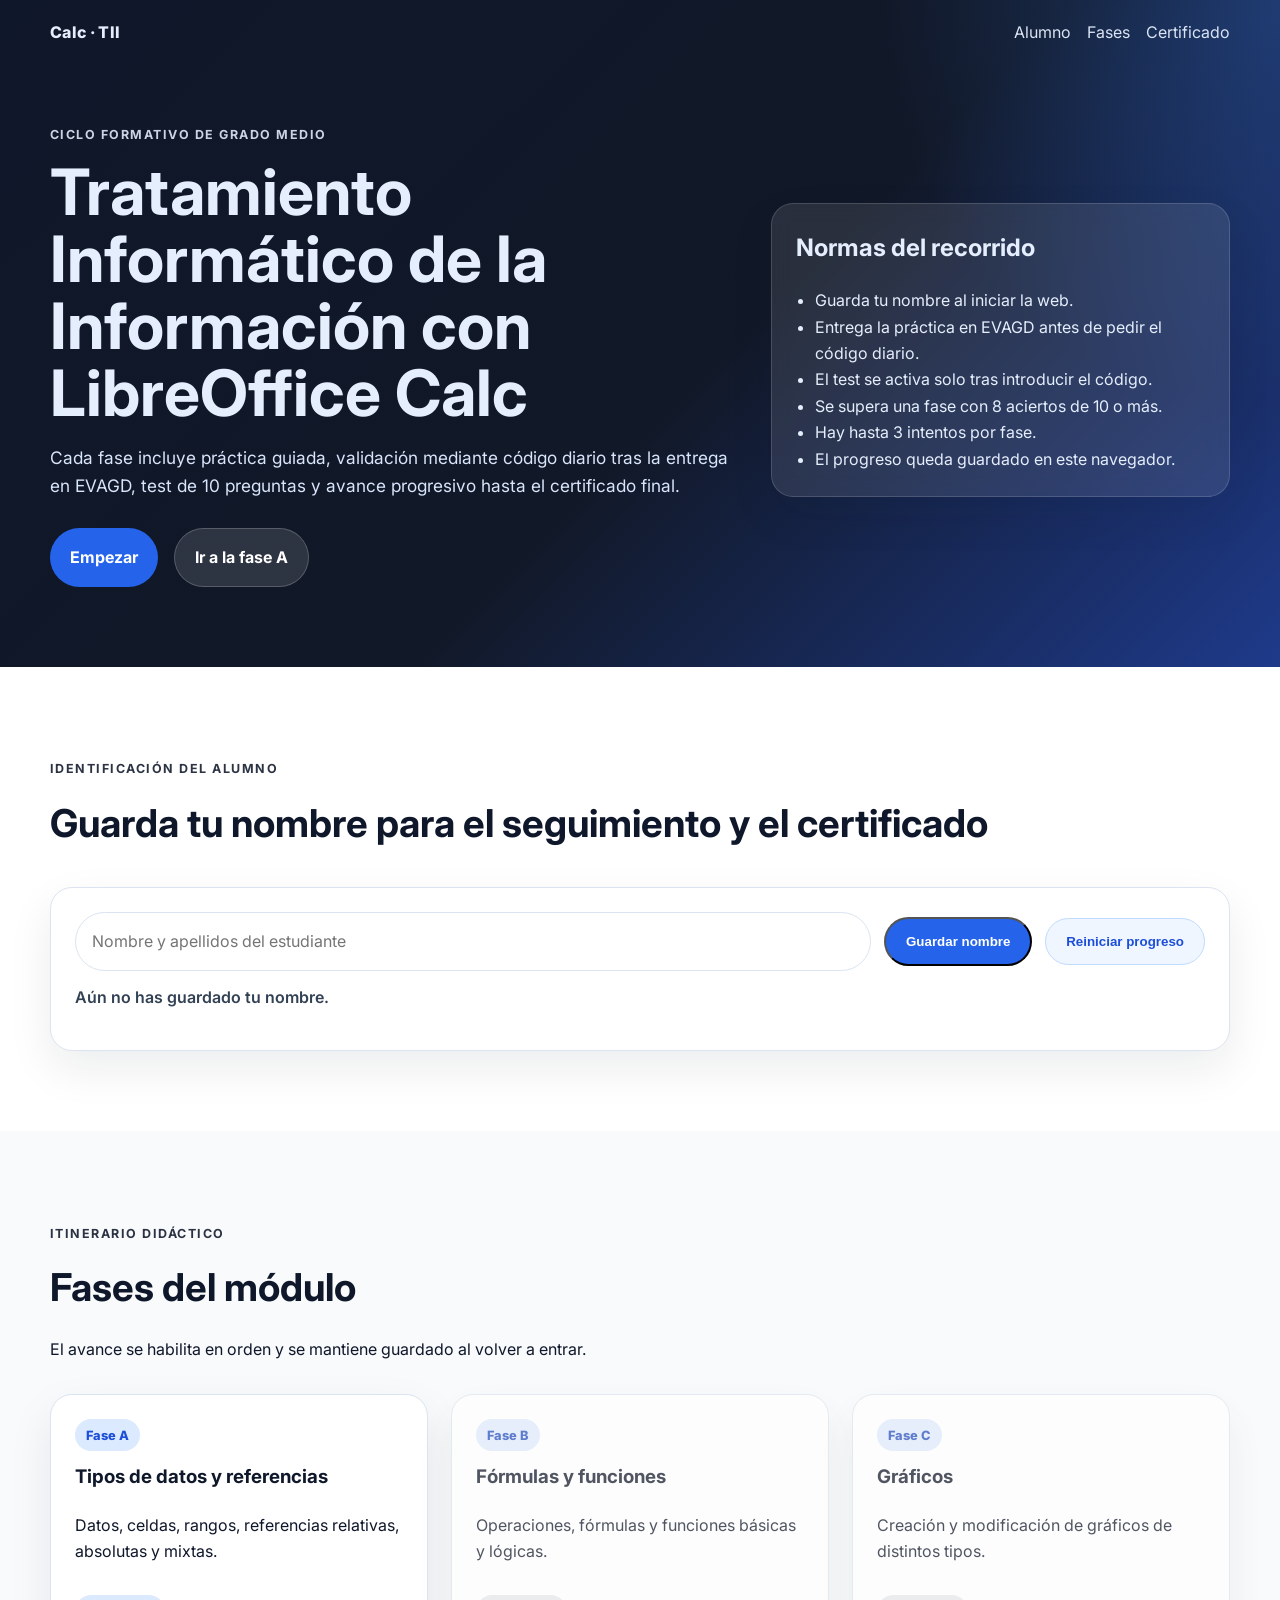
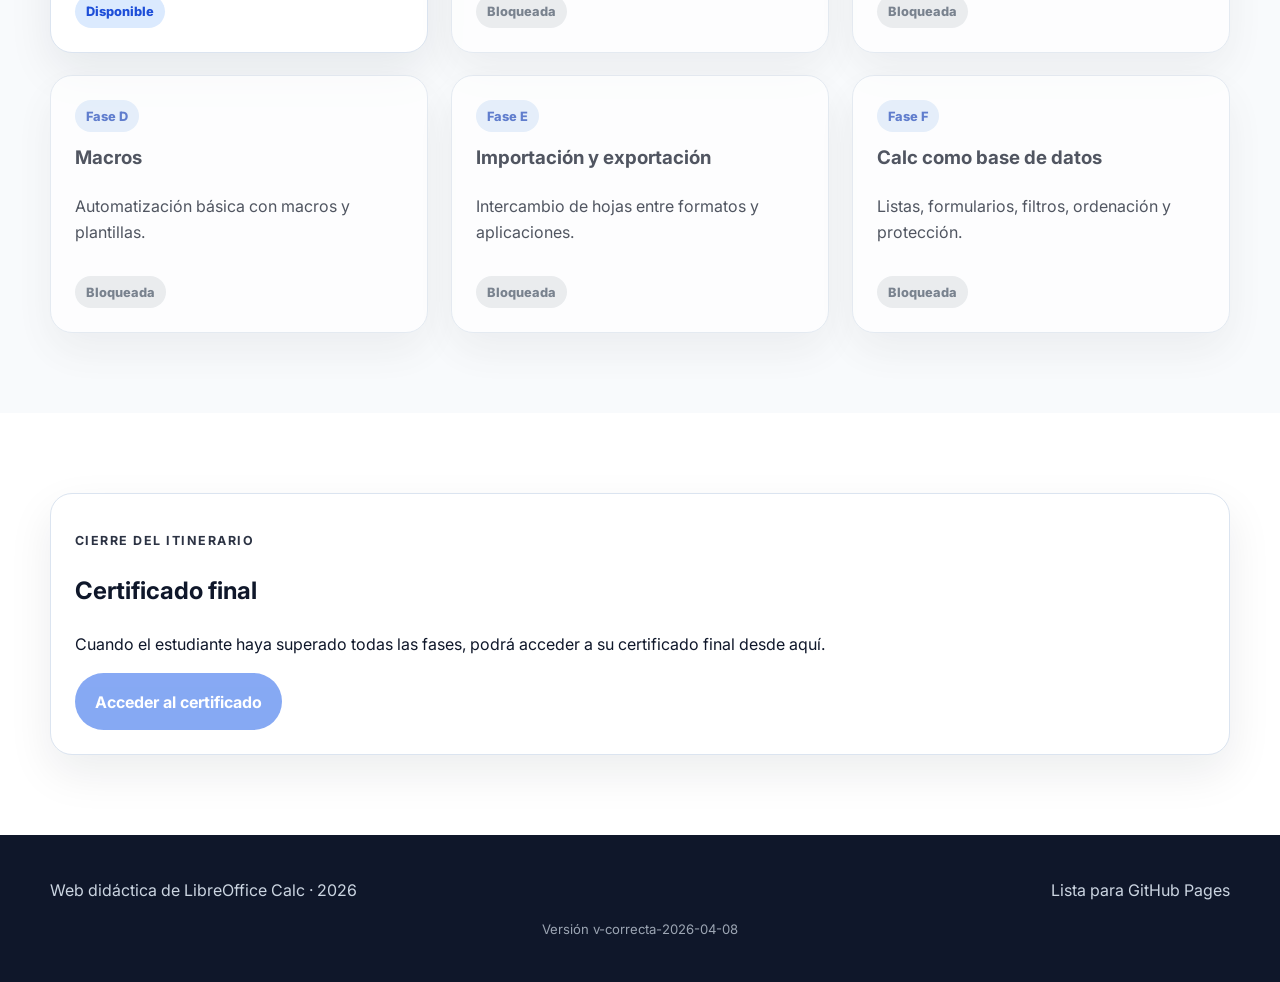
<file: index.html>
<!DOCTYPE html>
<html lang="es">
<head>
  <meta charset="UTF-8" />
  <meta name="viewport" content="width=device-width, initial-scale=1.0" />
  <title>Calc | Tratamiento Informático de la Información</title>
  <meta name="description" content="Web didáctica de LibreOffice Calc con fases, validación y certificado final." />
  <link rel="preconnect" href="https://fonts.googleapis.com">
  <link rel="preconnect" href="https://fonts.gstatic.com" crossorigin>
  <link href="https://fonts.googleapis.com/css2?family=Inter:wght@400;500;700;800&display=swap" rel="stylesheet">
  <link rel="stylesheet" href="style.css" />
  <script defer src="script.js"></script>
</head>
<body data-page="home">
  <header class="hero">
    <nav class="topbar container">
      <a class="brand" href="index.html">Calc · TII</a>
      <div class="navlinks">
        <a href="#registro">Alumno</a>
        <a href="#fases">Fases</a>
        <a href="#certificado">Certificado</a>
      </div>
    </nav>

    <div class="container hero-grid">
      <div>
        <p class="eyebrow">Ciclo Formativo de Grado Medio</p>
        <h1>Tratamiento Informático de la Información con LibreOffice Calc</h1>
        <p class="lead">
          Cada fase incluye práctica guiada, validación mediante código diario tras la entrega en EVAGD,
          test de 10 preguntas y avance progresivo hasta el certificado final.
        </p>
        <div class="cta-row">
          <a class="button" href="#registro">Empezar</a>
          <a class="button button-secondary" href="fase-a.html">Ir a la fase A</a>
        </div>
      </div>
      <aside class="hero-card">
        <h2>Normas del recorrido</h2>
        <ul>
          <li>Guarda tu nombre al iniciar la web.</li>
          <li>Entrega la práctica en EVAGD antes de pedir el código diario.</li>
          <li>El test se activa solo tras introducir el código.</li>
          <li>Se supera una fase con 8 aciertos de 10 o más.</li>
          <li>Hay hasta 3 intentos por fase.</li>
          <li>El progreso queda guardado en este navegador.</li>
        </ul>
      </aside>
    </div>
  </header>

  <main>
    <section class="section container" id="registro">
      <div class="section-heading">
        <p class="eyebrow">Identificación del alumno</p>
        <h2>Guarda tu nombre para el seguimiento y el certificado</h2>
      </div>
      <div class="card">
        <form id="student-form" class="inline-form">
          <input id="student-name-input" type="text" placeholder="Nombre y apellidos del estudiante" />
          <button class="button" type="submit">Guardar nombre</button>
          <button class="button button-light" type="button" id="reset-progress-btn">Reiniciar progreso</button>
        </form>
        <p id="student-status" class="form-message"></p>
      </div>
    </section>

    <section class="section section-soft" id="fases">
      <div class="container">
        <div class="section-heading">
          <p class="eyebrow">Itinerario didáctico</p>
          <h2>Fases del módulo</h2>
          <p>El avance se habilita en orden y se mantiene guardado al volver a entrar.</p>
        </div>
        <div class="phase-grid">
          <a class="phase-card" href="fase-a.html" data-phase-card="a">
            <span class="phase-tag">Fase A</span>
            <h3>Tipos de datos y referencias</h3>
            <p>Datos, celdas, rangos, referencias relativas, absolutas y mixtas.</p>
            <span class="phase-status" data-phase-status></span>
          </a><a class="phase-card" href="fase-b.html" data-phase-card="b">
            <span class="phase-tag">Fase B</span>
            <h3>Fórmulas y funciones</h3>
            <p>Operaciones, fórmulas y funciones básicas y lógicas.</p>
            <span class="phase-status" data-phase-status></span>
          </a><a class="phase-card" href="fase-c.html" data-phase-card="c">
            <span class="phase-tag">Fase C</span>
            <h3>Gráficos</h3>
            <p>Creación y modificación de gráficos de distintos tipos.</p>
            <span class="phase-status" data-phase-status></span>
          </a><a class="phase-card" href="fase-d.html" data-phase-card="d">
            <span class="phase-tag">Fase D</span>
            <h3>Macros</h3>
            <p>Automatización básica con macros y plantillas.</p>
            <span class="phase-status" data-phase-status></span>
          </a><a class="phase-card" href="fase-e.html" data-phase-card="e">
            <span class="phase-tag">Fase E</span>
            <h3>Importación y exportación</h3>
            <p>Intercambio de hojas entre formatos y aplicaciones.</p>
            <span class="phase-status" data-phase-status></span>
          </a><a class="phase-card" href="fase-f.html" data-phase-card="f">
            <span class="phase-tag">Fase F</span>
            <h3>Calc como base de datos</h3>
            <p>Listas, formularios, filtros, ordenación y protección.</p>
            <span class="phase-status" data-phase-status></span>
          </a>
        </div>
      </div>
    </section>

    <section class="section container" id="certificado">
      <div class="card">
        <p class="eyebrow">Cierre del itinerario</p>
        <h2>Certificado final</h2>
        <p>Cuando el estudiante haya superado todas las fases, podrá acceder a su certificado final desde aquí.</p>
        <a class="button" href="certificado.html" data-certificate-link>Acceder al certificado</a>
      </div>
    </section>
  </main>

  <footer class="footer">
    <div class="container footer-inner">
      <p>Web didáctica de LibreOffice Calc · <span data-current-year></span></p>
      <p>Lista para GitHub Pages</p>
    </div>
  <p class="version-tag">Versión v-correcta-2026-04-08</p>
  </footer>
</body>
</html>
</file>
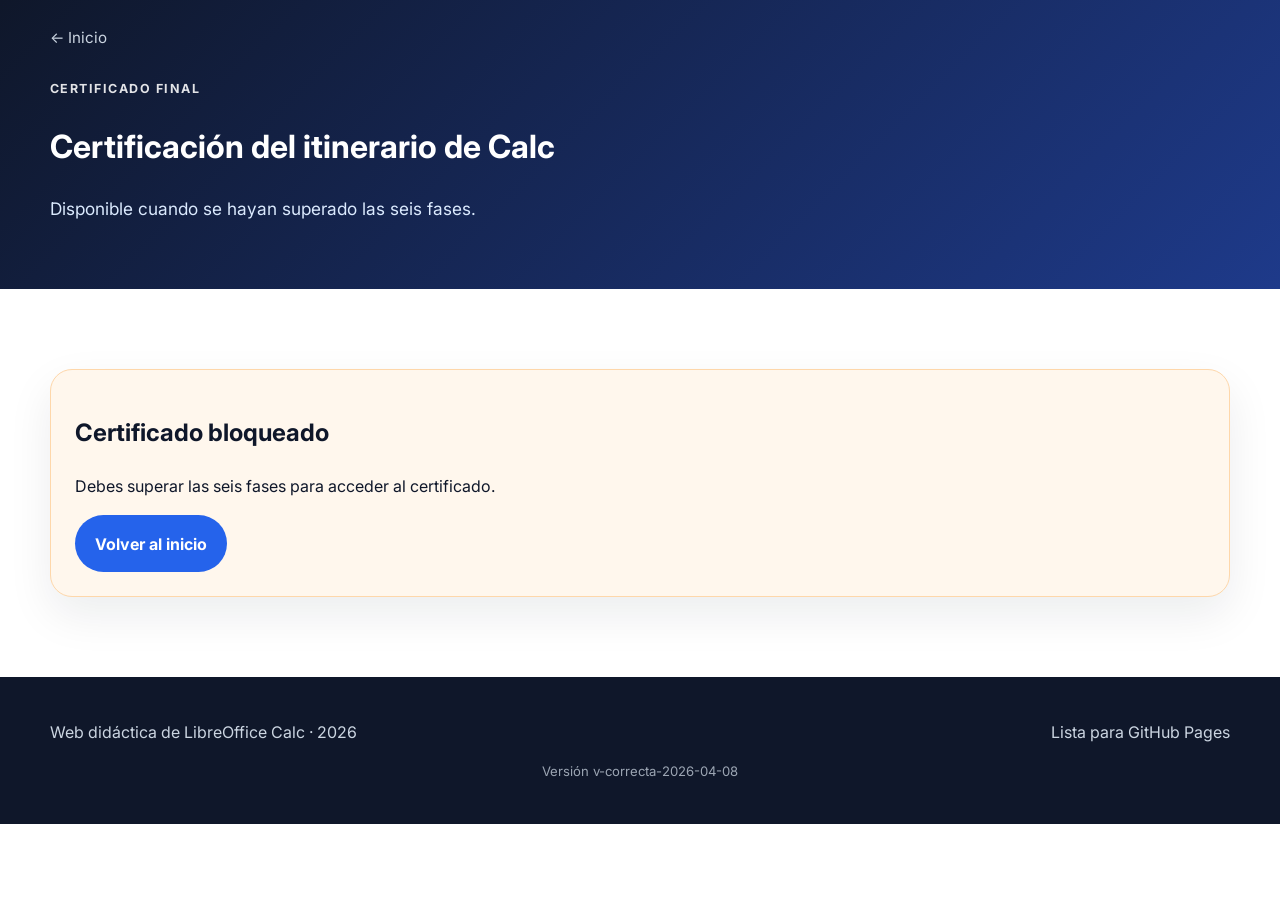
<file: certificado.html>
<!DOCTYPE html>
<html lang="es">
<head>
  <meta charset="UTF-8" />
  <meta name="viewport" content="width=device-width, initial-scale=1.0" />
  <title>Certificado final | Calc</title>
  <link rel="preconnect" href="https://fonts.googleapis.com">
  <link rel="preconnect" href="https://fonts.gstatic.com" crossorigin>
  <link href="https://fonts.googleapis.com/css2?family=Inter:wght@400;500;700;800&display=swap" rel="stylesheet">
  <link rel="stylesheet" href="style.css" />
  <script defer src="script.js"></script>
</head>
<body class="certificate-page">
  <header class="page-header">
    <div class="container">
      <a class="breadcrumb" href="index.html">← Inicio</a>
      <p class="eyebrow">CERTIFICADO FINAL</p>
      <h1>Certificación del itinerario de Calc</h1>
      <p class="lead">Disponible cuando se hayan superado las seis fases.</p>
    </div>
  </header>
  <main class="section">
    <div class="container">
      <div id="certificate-gate"></div>
      <div id="certificate-panel"></div>
    </div>
  </main>
  <footer class="footer">
    <div class="container footer-inner">
      <p>Web didáctica de LibreOffice Calc · <span data-current-year></span></p>
      <p>Lista para GitHub Pages</p>
    </div>
  <p class="version-tag">Versión v-correcta-2026-04-08</p>
  </footer>
</body>
</html>
</file>
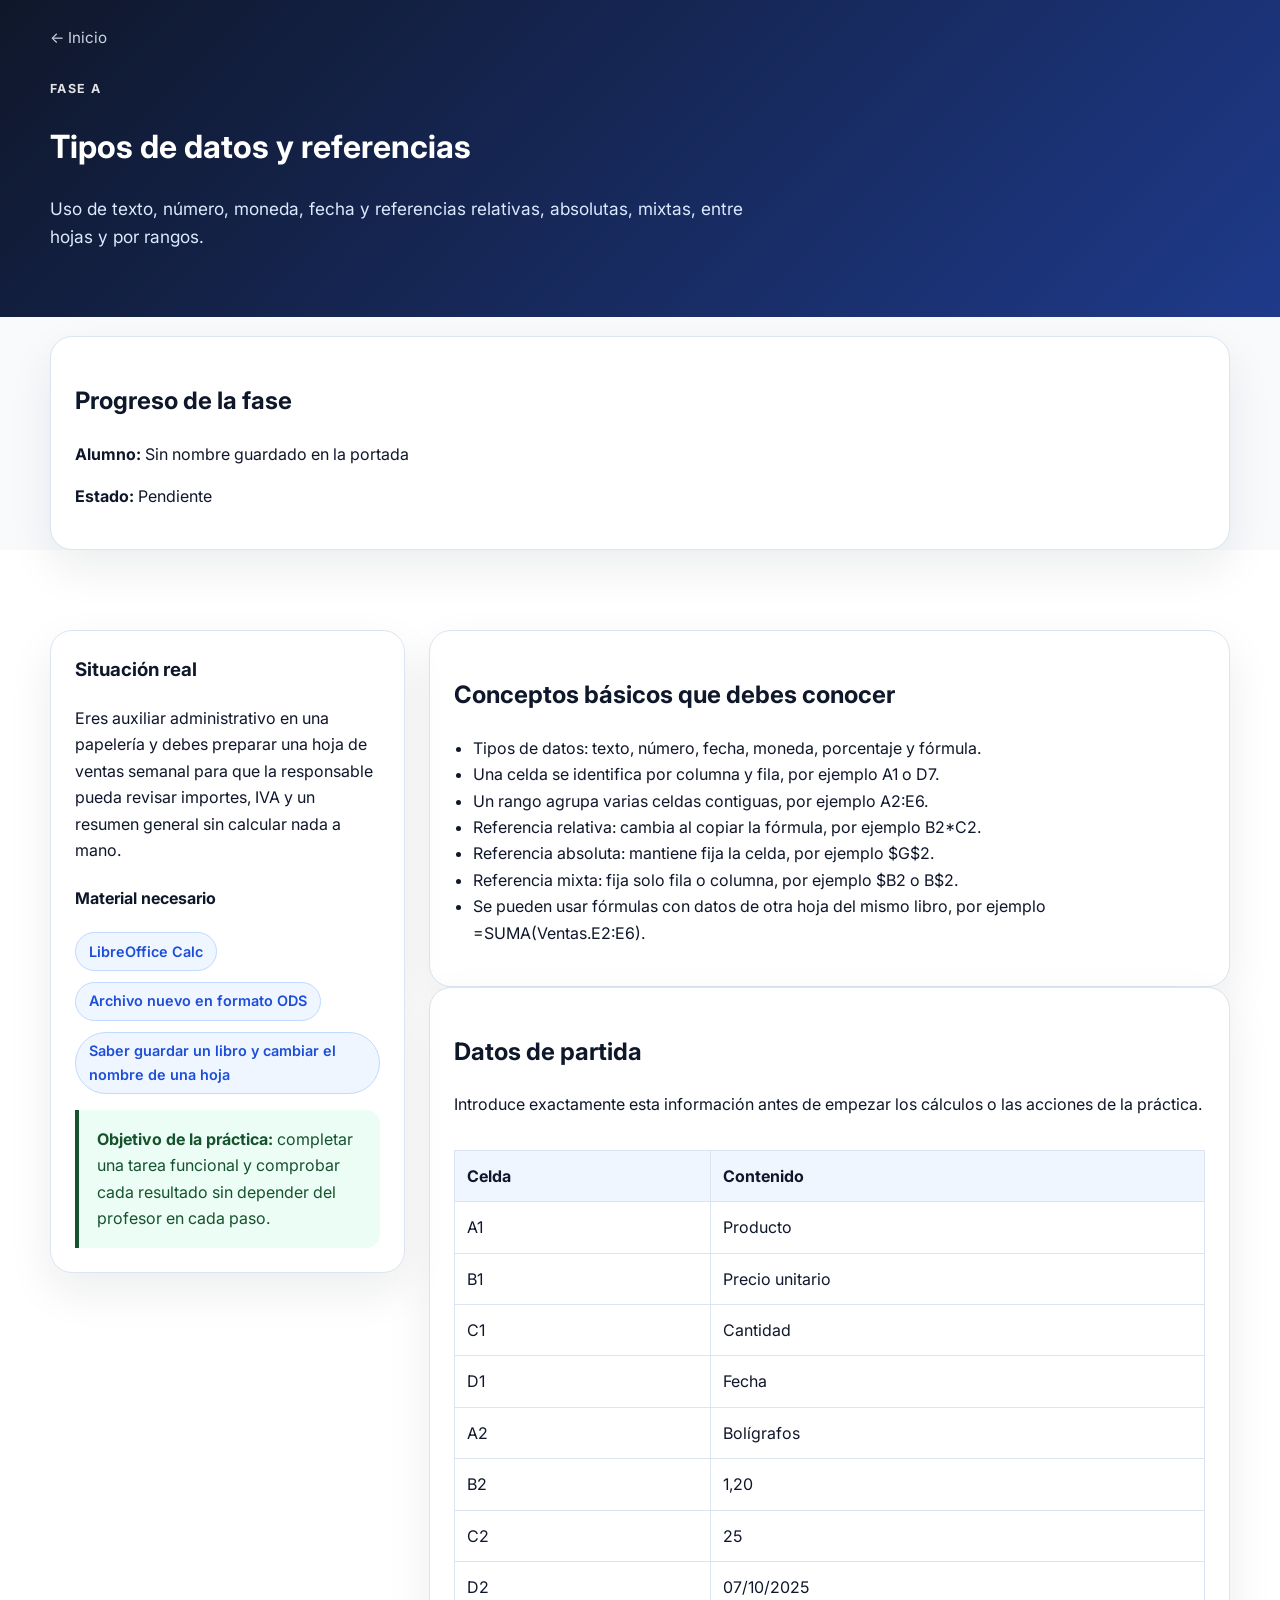
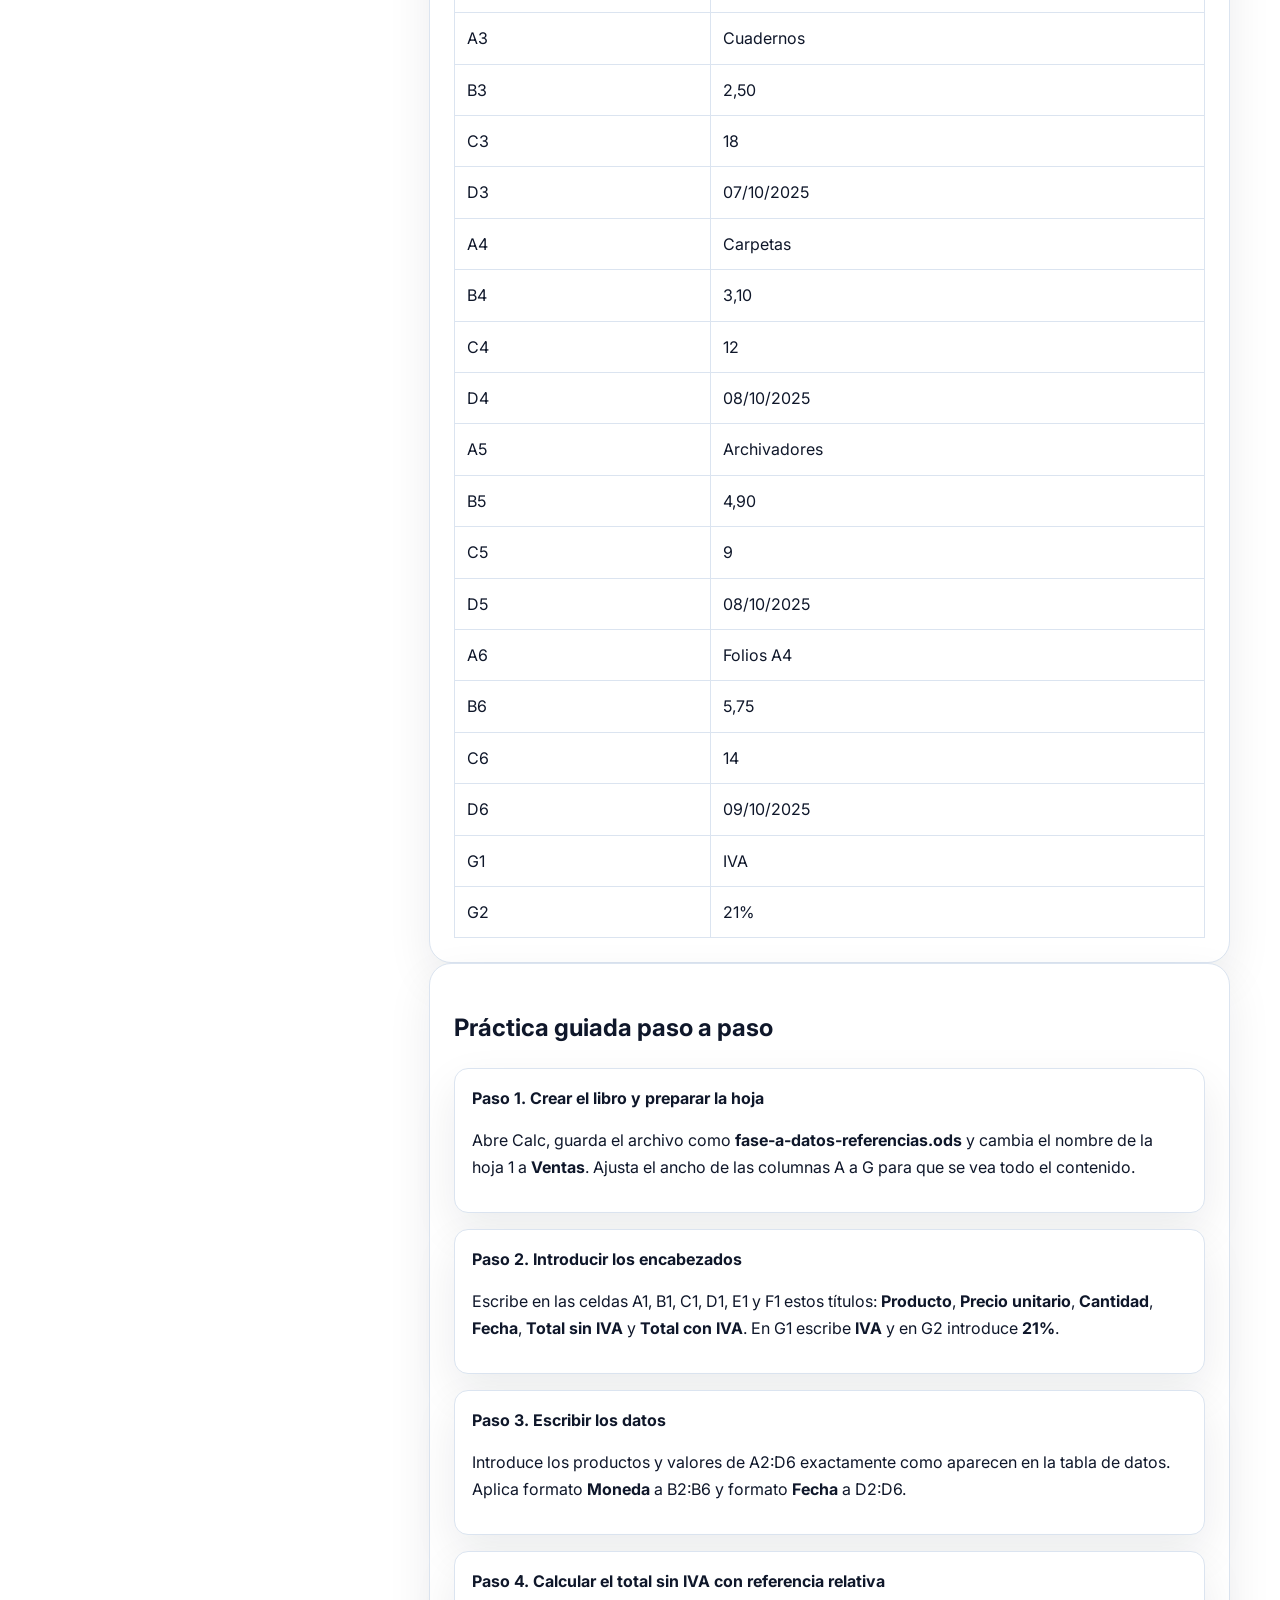
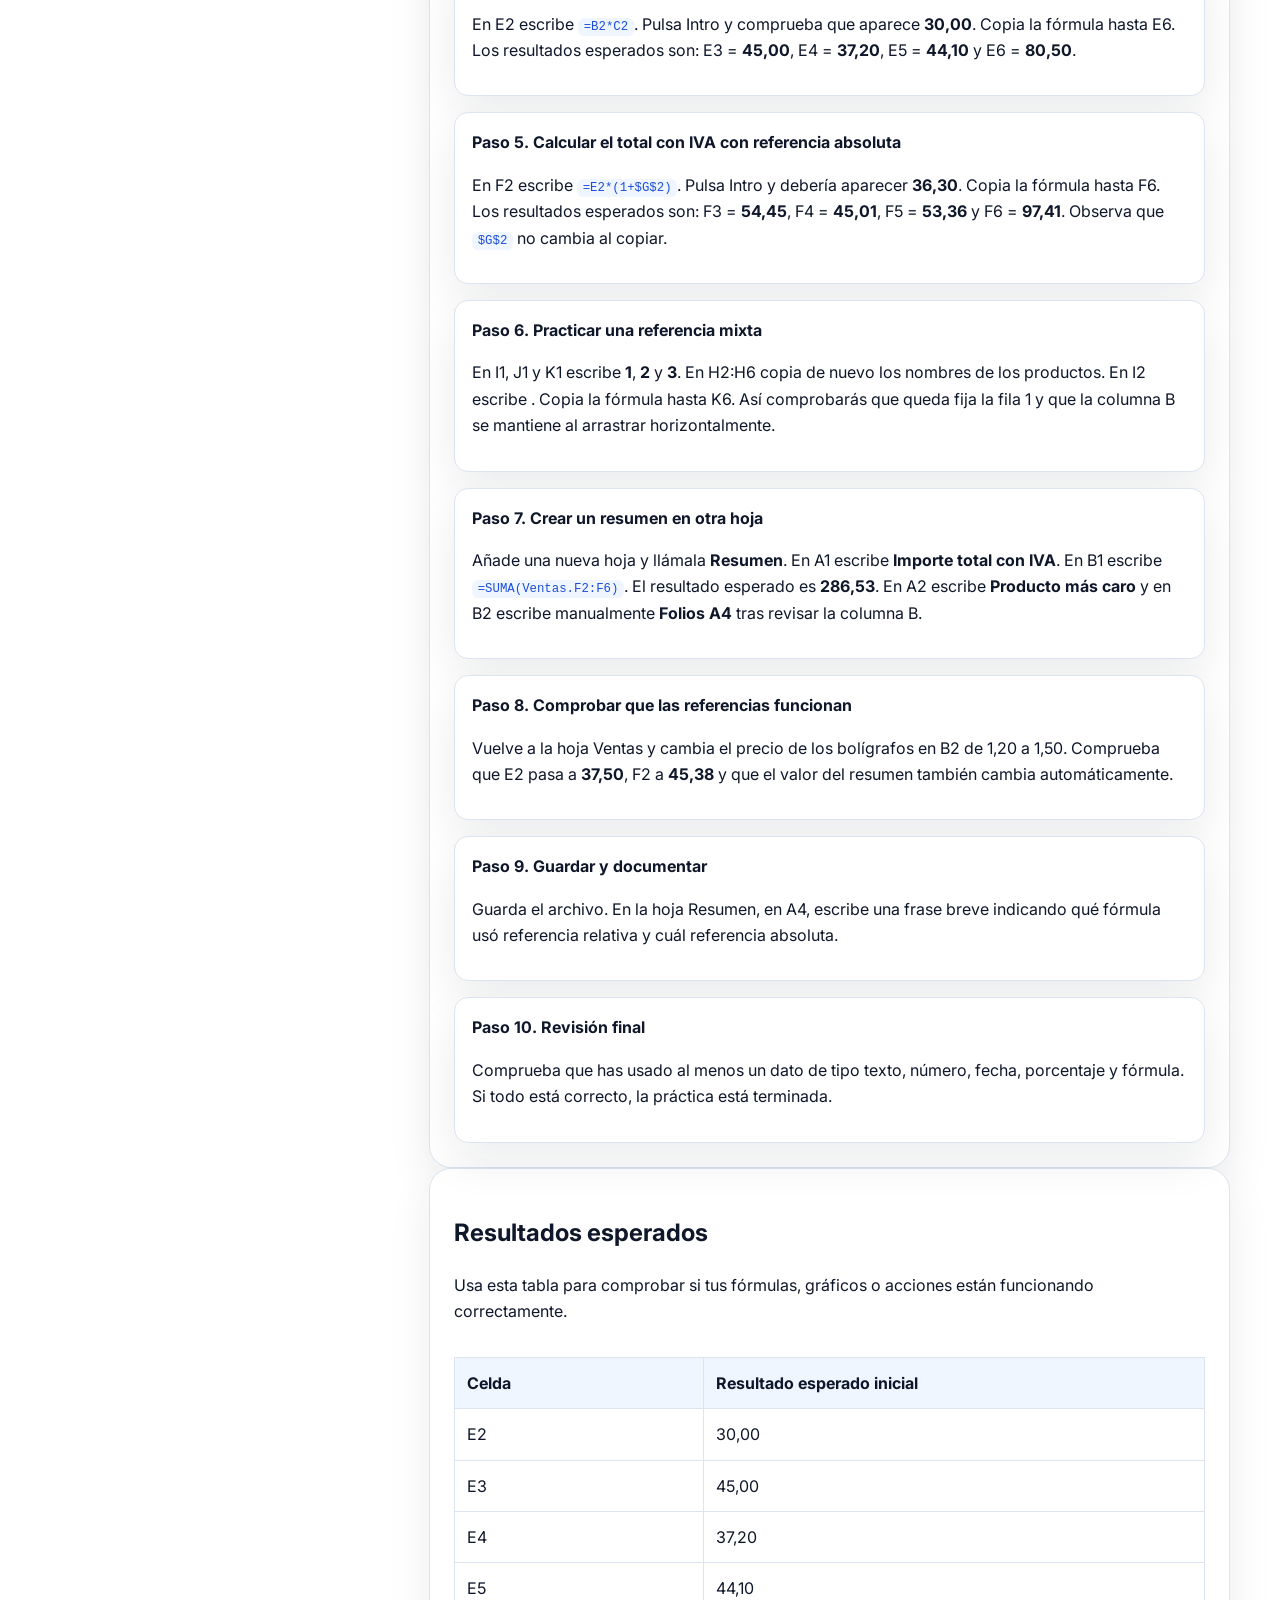
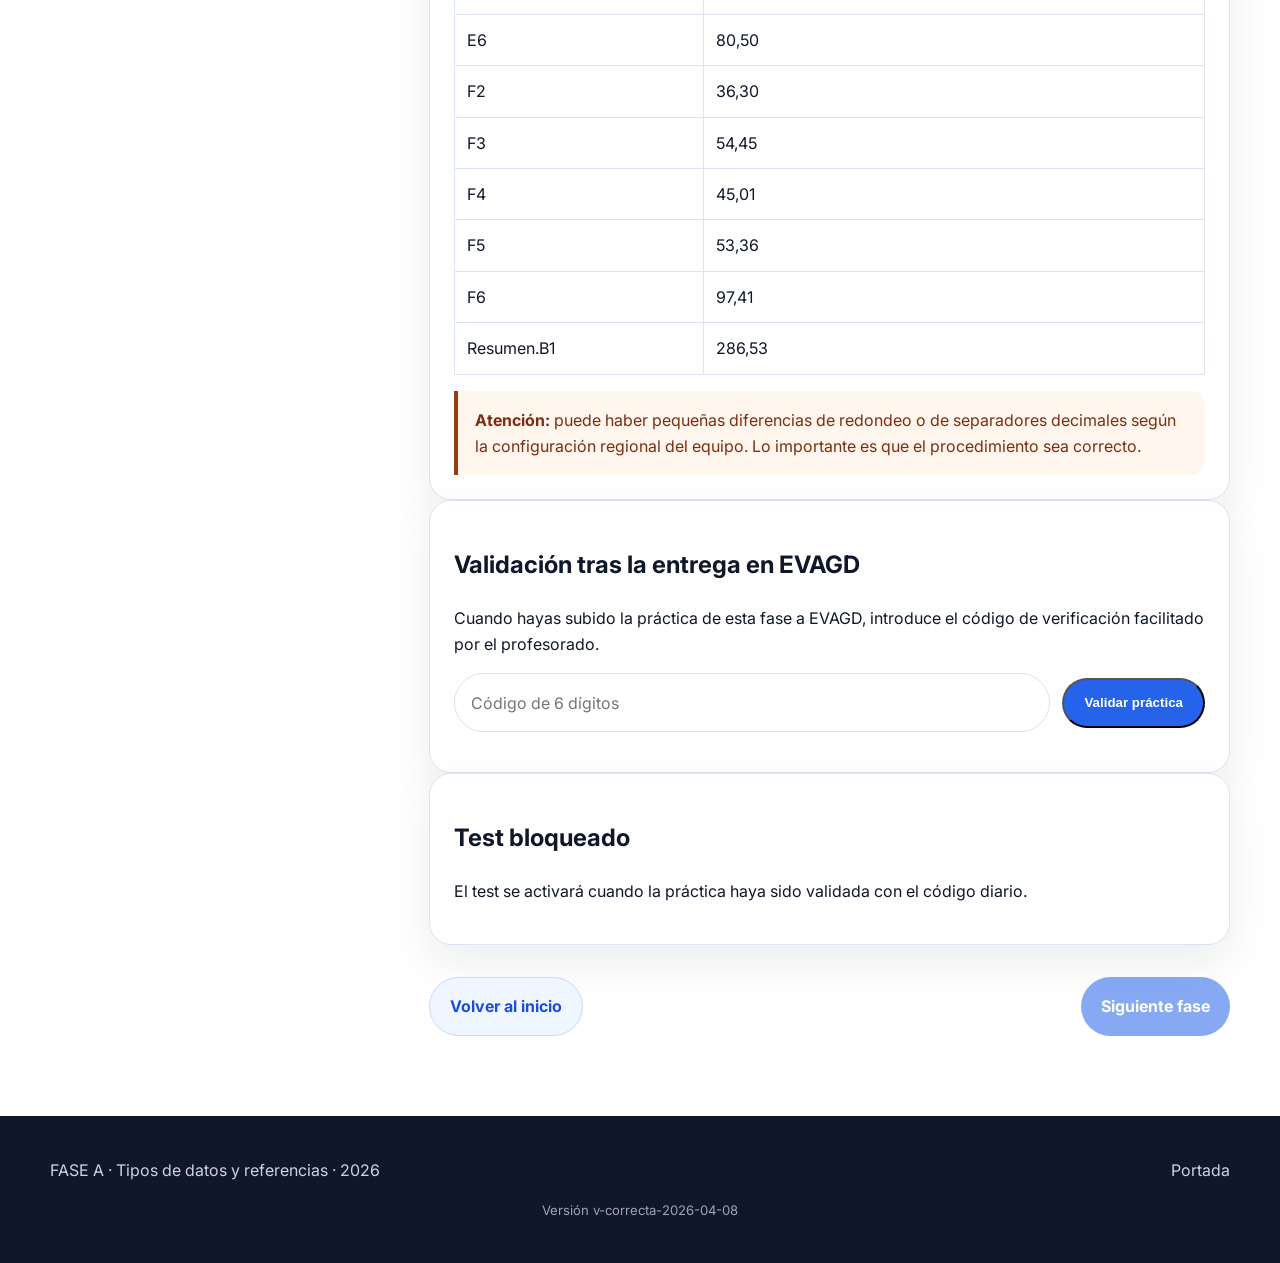
<file: fase-a.html>
<!DOCTYPE html>
<html lang="es">
<head>
  <meta charset="UTF-8" />
  <meta name="viewport" content="width=device-width, initial-scale=1.0" />
  <title>FASE A | Tipos de datos y referencias | Calc</title>
  <meta name="description" content="Fase A del módulo Tratamiento Informático de la Información con LibreOffice Calc." />
  <link rel="preconnect" href="https://fonts.googleapis.com">
  <link rel="preconnect" href="https://fonts.gstatic.com" crossorigin>
  <link href="https://fonts.googleapis.com/css2?family=Inter:wght@400;500;700;800&display=swap" rel="stylesheet">
  <link rel="stylesheet" href="style.css" />
  <script defer src="script.js"></script>
</head>
<body data-phase="a">
  <header class="page-header">
    <div class="container">
      <a class="breadcrumb" href="index.html">← Inicio</a>
      <p class="eyebrow">FASE A</p>
      <h1>Tipos de datos y referencias</h1>
      <p class="lead">Uso de texto, número, moneda, fecha y referencias relativas, absolutas, mixtas, entre hojas y por rangos.</p>
    </div>
  </header>

  <section class="section-soft" style="padding:1.2rem 0 0;"><div class="container" id="phase-lock-state"></div></section>

  <main class="section" id="phase-learning-content">
    <div class="container content-grid">
      <aside class="card sticky-card">
        <h3>Situación real</h3>
        <p>Eres auxiliar administrativo en una papelería y debes preparar una hoja de ventas semanal para que la responsable pueda revisar importes, IVA y un resumen general sin calcular nada a mano.</p>
        <h4>Material necesario</h4>
        <div class="pill-row"><span class="pill">LibreOffice Calc</span><span class="pill">Archivo nuevo en formato ODS</span><span class="pill">Saber guardar un libro y cambiar el nombre de una hoja</span></div>
        <div class="note note-success" style="margin-top:1rem;">
          <strong>Objetivo de la práctica:</strong> completar una tarea funcional y comprobar cada resultado sin depender del profesor en cada paso.
        </div>
      </aside>

      <div>
        <section class="card">
          <h2>Conceptos básicos que debes conocer</h2>
          <ul class="list-clean"><li>Tipos de datos: texto, número, fecha, moneda, porcentaje y fórmula.</li><li>Una celda se identifica por columna y fila, por ejemplo A1 o D7.</li><li>Un rango agrupa varias celdas contiguas, por ejemplo A2:E6.</li><li>Referencia relativa: cambia al copiar la fórmula, por ejemplo B2*C2.</li><li>Referencia absoluta: mantiene fija la celda, por ejemplo $G$2.</li><li>Referencia mixta: fija solo fila o columna, por ejemplo $B2 o B$2.</li><li>Se pueden usar fórmulas con datos de otra hoja del mismo libro, por ejemplo =SUMA(Ventas.E2:E6).</li></ul>
        </section>

        <section class="card">
          <h2>Datos de partida</h2>
          <p>Introduce exactamente esta información antes de empezar los cálculos o las acciones de la práctica.</p>
          <div class="table-wrap"><table class="data-table"><thead><tr><th>Celda</th><th>Contenido</th></tr></thead><tbody><tr><td>A1</td><td>Producto</td></tr>
<tr><td>B1</td><td>Precio unitario</td></tr>
<tr><td>C1</td><td>Cantidad</td></tr>
<tr><td>D1</td><td>Fecha</td></tr>
<tr><td>A2</td><td>Bolígrafos</td></tr>
<tr><td>B2</td><td>1,20</td></tr>
<tr><td>C2</td><td>25</td></tr>
<tr><td>D2</td><td>07/10/2025</td></tr>
<tr><td>A3</td><td>Cuadernos</td></tr>
<tr><td>B3</td><td>2,50</td></tr>
<tr><td>C3</td><td>18</td></tr>
<tr><td>D3</td><td>07/10/2025</td></tr>
<tr><td>A4</td><td>Carpetas</td></tr>
<tr><td>B4</td><td>3,10</td></tr>
<tr><td>C4</td><td>12</td></tr>
<tr><td>D4</td><td>08/10/2025</td></tr>
<tr><td>A5</td><td>Archivadores</td></tr>
<tr><td>B5</td><td>4,90</td></tr>
<tr><td>C5</td><td>9</td></tr>
<tr><td>D5</td><td>08/10/2025</td></tr>
<tr><td>A6</td><td>Folios A4</td></tr>
<tr><td>B6</td><td>5,75</td></tr>
<tr><td>C6</td><td>14</td></tr>
<tr><td>D6</td><td>09/10/2025</td></tr>
<tr><td>G1</td><td>IVA</td></tr>
<tr><td>G2</td><td>21%</td></tr></tbody></table></div>
        </section>

        <section class="card">
          <h2>Práctica guiada paso a paso</h2>
          <div class="step-list"><article class="step"><h4>Paso 1. Crear el libro y preparar la hoja</h4><p>Abre Calc, guarda el archivo como <strong>fase-a-datos-referencias.ods</strong> y cambia el nombre de la hoja 1 a <strong>Ventas</strong>. Ajusta el ancho de las columnas A a G para que se vea todo el contenido.</p></article><article class="step"><h4>Paso 2. Introducir los encabezados</h4><p>Escribe en las celdas A1, B1, C1, D1, E1 y F1 estos títulos: <strong>Producto</strong>, <strong>Precio unitario</strong>, <strong>Cantidad</strong>, <strong>Fecha</strong>, <strong>Total sin IVA</strong> y <strong>Total con IVA</strong>. En G1 escribe <strong>IVA</strong> y en G2 introduce <strong>21%</strong>.</p></article><article class="step"><h4>Paso 3. Escribir los datos</h4><p>Introduce los productos y valores de A2:D6 exactamente como aparecen en la tabla de datos. Aplica formato <strong>Moneda</strong> a B2:B6 y formato <strong>Fecha</strong> a D2:D6.</p></article><article class="step"><h4>Paso 4. Calcular el total sin IVA con referencia relativa</h4><p>En E2 escribe <code>=B2*C2</code>. Pulsa Intro y comprueba que aparece <strong>30,00</strong>. Copia la fórmula hasta E6. Los resultados esperados son: E3 = <strong>45,00</strong>, E4 = <strong>37,20</strong>, E5 = <strong>44,10</strong> y E6 = <strong>80,50</strong>.</p></article><article class="step"><h4>Paso 5. Calcular el total con IVA con referencia absoluta</h4><p>En F2 escribe <code>=E2*(1+$G$2)</code>. Pulsa Intro y debería aparecer <strong>36,30</strong>. Copia la fórmula hasta F6. Los resultados esperados son: F3 = <strong>54,45</strong>, F4 = <strong>45,01</strong>, F5 = <strong>53,36</strong> y F6 = <strong>97,41</strong>. Observa que <code>$G$2</code> no cambia al copiar.</p></article><article class="step"><h4>Paso 6. Practicar una referencia mixta</h4><p>En I1, J1 y K1 escribe <strong>1</strong>, <strong>2</strong> y <strong>3</strong>. En H2:H6 copia de nuevo los nombres de los productos. En I2 escribe <code=$B2*I$1</code>. Copia la fórmula hasta K6. Así comprobarás que queda fija la fila 1 y que la columna B se mantiene al arrastrar horizontalmente.</p></article><article class="step"><h4>Paso 7. Crear un resumen en otra hoja</h4><p>Añade una nueva hoja y llámala <strong>Resumen</strong>. En A1 escribe <strong>Importe total con IVA</strong>. En B1 escribe <code>=SUMA(Ventas.F2:F6)</code>. El resultado esperado es <strong>286,53</strong>. En A2 escribe <strong>Producto más caro</strong> y en B2 escribe manualmente <strong>Folios A4</strong> tras revisar la columna B.</p></article><article class="step"><h4>Paso 8. Comprobar que las referencias funcionan</h4><p>Vuelve a la hoja Ventas y cambia el precio de los bolígrafos en B2 de 1,20 a 1,50. Comprueba que E2 pasa a <strong>37,50</strong>, F2 a <strong>45,38</strong> y que el valor del resumen también cambia automáticamente.</p></article><article class="step"><h4>Paso 9. Guardar y documentar</h4><p>Guarda el archivo. En la hoja Resumen, en A4, escribe una frase breve indicando qué fórmula usó referencia relativa y cuál referencia absoluta.</p></article><article class="step"><h4>Paso 10. Revisión final</h4><p>Comprueba que has usado al menos un dato de tipo texto, número, fecha, porcentaje y fórmula. Si todo está correcto, la práctica está terminada.</p></article></div>
        </section>

        <section class="card">
          <h2>Resultados esperados</h2>
          <p>Usa esta tabla para comprobar si tus fórmulas, gráficos o acciones están funcionando correctamente.</p>
          <div class="table-wrap"><table class="data-table"><thead><tr><th>Celda</th><th>Resultado esperado inicial</th></tr></thead><tbody><tr><td>E2</td><td>30,00</td></tr>
<tr><td>E3</td><td>45,00</td></tr>
<tr><td>E4</td><td>37,20</td></tr>
<tr><td>E5</td><td>44,10</td></tr>
<tr><td>E6</td><td>80,50</td></tr>
<tr><td>F2</td><td>36,30</td></tr>
<tr><td>F3</td><td>54,45</td></tr>
<tr><td>F4</td><td>45,01</td></tr>
<tr><td>F5</td><td>53,36</td></tr>
<tr><td>F6</td><td>97,41</td></tr>
<tr><td>Resumen.B1</td><td>286,53</td></tr></tbody></table></div>
          <div class="note note-warning" style="margin-top:1rem;">
            <strong>Atención:</strong> puede haber pequeñas diferencias de redondeo o de separadores decimales según la configuración regional del equipo. Lo importante es que el procedimiento sea correcto.
          </div>
        </section>

        <section id="verification-block"></section>
        <section id="dynamic-test"></section>
        <section id="attempt-summary"></section>
        <nav class="phase-nav">
          <a class="button button-light" href="index.html">Volver al inicio</a>
          <a class="button is-disabled" id="next-phase-link" href="#">Siguiente fase</a>
        </nav>
      </div>
    </div>
  </main>

  <footer class="footer">
    <div class="container footer-inner">
      <p>FASE A · Tipos de datos y referencias · <span data-current-year></span></p>
      <a href="index.html">Portada</a>
    </div>
  <p class="version-tag">Versión v-correcta-2026-04-08</p>
  </footer>
</body>
</html>
</file>
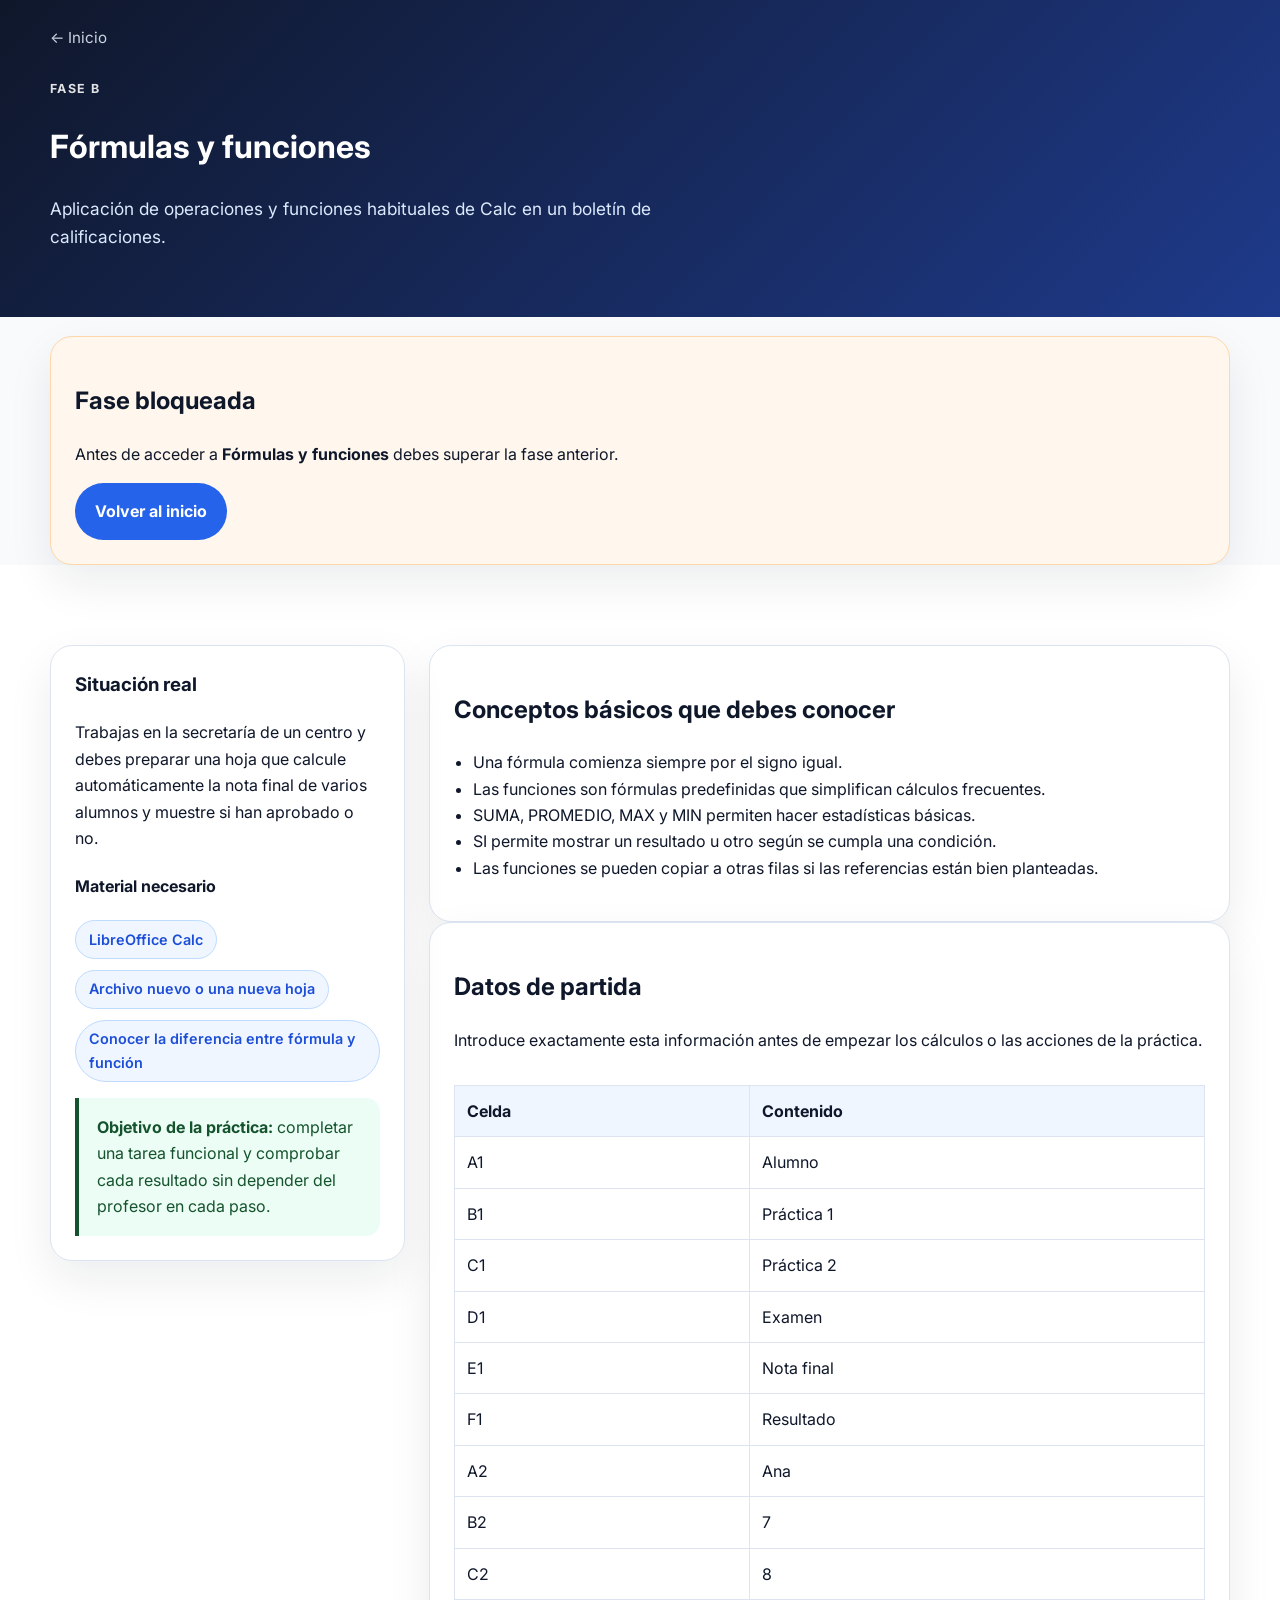
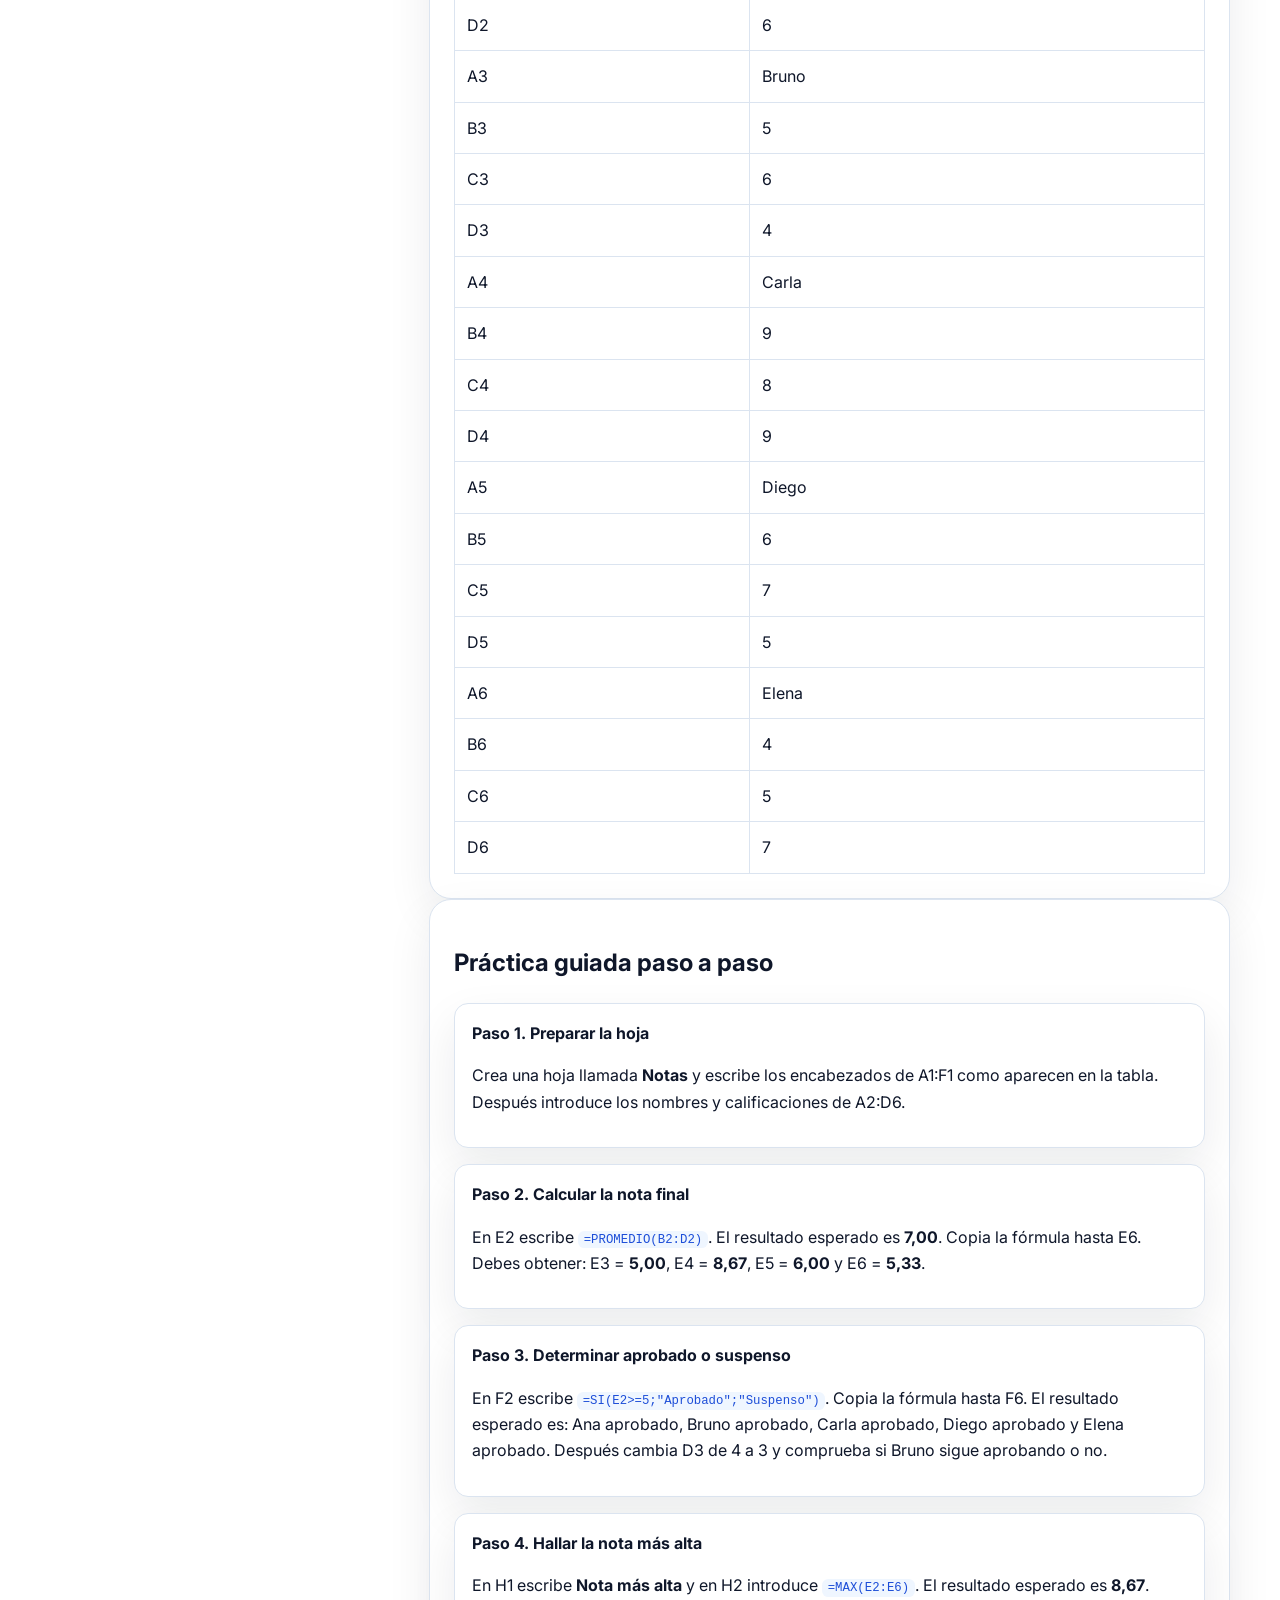
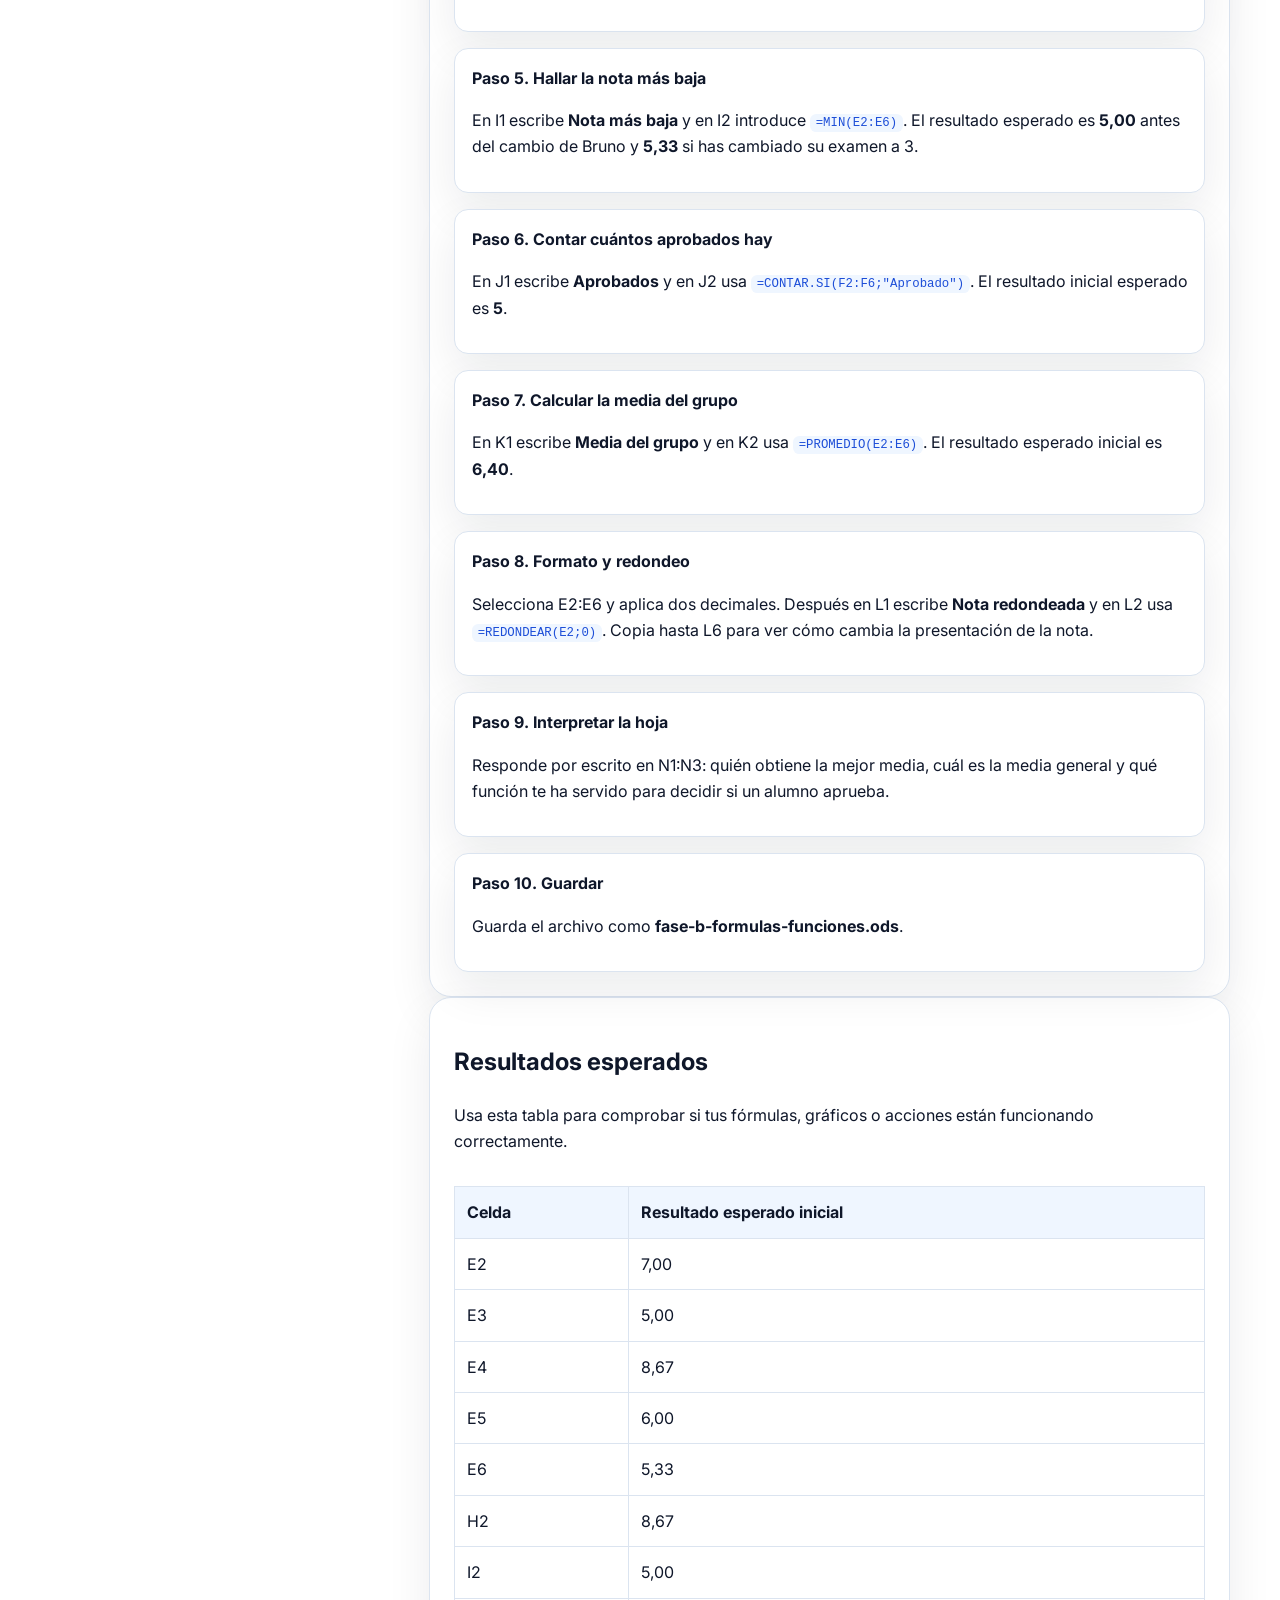
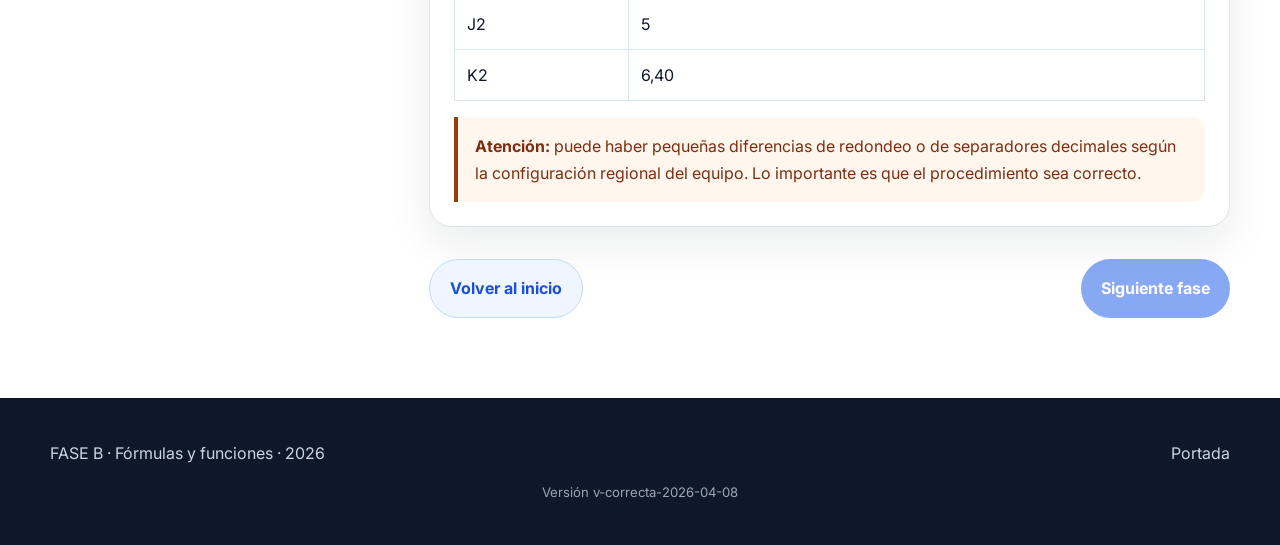
<file: fase-b.html>
<!DOCTYPE html>
<html lang="es">
<head>
  <meta charset="UTF-8" />
  <meta name="viewport" content="width=device-width, initial-scale=1.0" />
  <title>FASE B | Fórmulas y funciones | Calc</title>
  <meta name="description" content="Fase B del módulo Tratamiento Informático de la Información con LibreOffice Calc." />
  <link rel="preconnect" href="https://fonts.googleapis.com">
  <link rel="preconnect" href="https://fonts.gstatic.com" crossorigin>
  <link href="https://fonts.googleapis.com/css2?family=Inter:wght@400;500;700;800&display=swap" rel="stylesheet">
  <link rel="stylesheet" href="style.css" />
  <script defer src="script.js"></script>
</head>
<body data-phase="b">
  <header class="page-header">
    <div class="container">
      <a class="breadcrumb" href="index.html">← Inicio</a>
      <p class="eyebrow">FASE B</p>
      <h1>Fórmulas y funciones</h1>
      <p class="lead">Aplicación de operaciones y funciones habituales de Calc en un boletín de calificaciones.</p>
    </div>
  </header>

  <section class="section-soft" style="padding:1.2rem 0 0;"><div class="container" id="phase-lock-state"></div></section>

  <main class="section" id="phase-learning-content">
    <div class="container content-grid">
      <aside class="card sticky-card">
        <h3>Situación real</h3>
        <p>Trabajas en la secretaría de un centro y debes preparar una hoja que calcule automáticamente la nota final de varios alumnos y muestre si han aprobado o no.</p>
        <h4>Material necesario</h4>
        <div class="pill-row"><span class="pill">LibreOffice Calc</span><span class="pill">Archivo nuevo o una nueva hoja</span><span class="pill">Conocer la diferencia entre fórmula y función</span></div>
        <div class="note note-success" style="margin-top:1rem;">
          <strong>Objetivo de la práctica:</strong> completar una tarea funcional y comprobar cada resultado sin depender del profesor en cada paso.
        </div>
      </aside>

      <div>
        <section class="card">
          <h2>Conceptos básicos que debes conocer</h2>
          <ul class="list-clean"><li>Una fórmula comienza siempre por el signo igual.</li><li>Las funciones son fórmulas predefinidas que simplifican cálculos frecuentes.</li><li>SUMA, PROMEDIO, MAX y MIN permiten hacer estadísticas básicas.</li><li>SI permite mostrar un resultado u otro según se cumpla una condición.</li><li>Las funciones se pueden copiar a otras filas si las referencias están bien planteadas.</li></ul>
        </section>

        <section class="card">
          <h2>Datos de partida</h2>
          <p>Introduce exactamente esta información antes de empezar los cálculos o las acciones de la práctica.</p>
          <div class="table-wrap"><table class="data-table"><thead><tr><th>Celda</th><th>Contenido</th></tr></thead><tbody><tr><td>A1</td><td>Alumno</td></tr>
<tr><td>B1</td><td>Práctica 1</td></tr>
<tr><td>C1</td><td>Práctica 2</td></tr>
<tr><td>D1</td><td>Examen</td></tr>
<tr><td>E1</td><td>Nota final</td></tr>
<tr><td>F1</td><td>Resultado</td></tr>
<tr><td>A2</td><td>Ana</td></tr>
<tr><td>B2</td><td>7</td></tr>
<tr><td>C2</td><td>8</td></tr>
<tr><td>D2</td><td>6</td></tr>
<tr><td>A3</td><td>Bruno</td></tr>
<tr><td>B3</td><td>5</td></tr>
<tr><td>C3</td><td>6</td></tr>
<tr><td>D3</td><td>4</td></tr>
<tr><td>A4</td><td>Carla</td></tr>
<tr><td>B4</td><td>9</td></tr>
<tr><td>C4</td><td>8</td></tr>
<tr><td>D4</td><td>9</td></tr>
<tr><td>A5</td><td>Diego</td></tr>
<tr><td>B5</td><td>6</td></tr>
<tr><td>C5</td><td>7</td></tr>
<tr><td>D5</td><td>5</td></tr>
<tr><td>A6</td><td>Elena</td></tr>
<tr><td>B6</td><td>4</td></tr>
<tr><td>C6</td><td>5</td></tr>
<tr><td>D6</td><td>7</td></tr></tbody></table></div>
        </section>

        <section class="card">
          <h2>Práctica guiada paso a paso</h2>
          <div class="step-list"><article class="step"><h4>Paso 1. Preparar la hoja</h4><p>Crea una hoja llamada <strong>Notas</strong> y escribe los encabezados de A1:F1 como aparecen en la tabla. Después introduce los nombres y calificaciones de A2:D6.</p></article><article class="step"><h4>Paso 2. Calcular la nota final</h4><p>En E2 escribe <code>=PROMEDIO(B2:D2)</code>. El resultado esperado es <strong>7,00</strong>. Copia la fórmula hasta E6. Debes obtener: E3 = <strong>5,00</strong>, E4 = <strong>8,67</strong>, E5 = <strong>6,00</strong> y E6 = <strong>5,33</strong>.</p></article><article class="step"><h4>Paso 3. Determinar aprobado o suspenso</h4><p>En F2 escribe <code>=SI(E2>=5;"Aprobado";"Suspenso")</code>. Copia la fórmula hasta F6. El resultado esperado es: Ana aprobado, Bruno aprobado, Carla aprobado, Diego aprobado y Elena aprobado. Después cambia D3 de 4 a 3 y comprueba si Bruno sigue aprobando o no.</p></article><article class="step"><h4>Paso 4. Hallar la nota más alta</h4><p>En H1 escribe <strong>Nota más alta</strong> y en H2 introduce <code>=MAX(E2:E6)</code>. El resultado esperado es <strong>8,67</strong>.</p></article><article class="step"><h4>Paso 5. Hallar la nota más baja</h4><p>En I1 escribe <strong>Nota más baja</strong> y en I2 introduce <code>=MIN(E2:E6)</code>. El resultado esperado es <strong>5,00</strong> antes del cambio de Bruno y <strong>5,33</strong> si has cambiado su examen a 3.</p></article><article class="step"><h4>Paso 6. Contar cuántos aprobados hay</h4><p>En J1 escribe <strong>Aprobados</strong> y en J2 usa <code>=CONTAR.SI(F2:F6;"Aprobado")</code>. El resultado inicial esperado es <strong>5</strong>.</p></article><article class="step"><h4>Paso 7. Calcular la media del grupo</h4><p>En K1 escribe <strong>Media del grupo</strong> y en K2 usa <code>=PROMEDIO(E2:E6)</code>. El resultado esperado inicial es <strong>6,40</strong>.</p></article><article class="step"><h4>Paso 8. Formato y redondeo</h4><p>Selecciona E2:E6 y aplica dos decimales. Después en L1 escribe <strong>Nota redondeada</strong> y en L2 usa <code>=REDONDEAR(E2;0)</code>. Copia hasta L6 para ver cómo cambia la presentación de la nota.</p></article><article class="step"><h4>Paso 9. Interpretar la hoja</h4><p>Responde por escrito en N1:N3: quién obtiene la mejor media, cuál es la media general y qué función te ha servido para decidir si un alumno aprueba.</p></article><article class="step"><h4>Paso 10. Guardar</h4><p>Guarda el archivo como <strong>fase-b-formulas-funciones.ods</strong>.</p></article></div>
        </section>

        <section class="card">
          <h2>Resultados esperados</h2>
          <p>Usa esta tabla para comprobar si tus fórmulas, gráficos o acciones están funcionando correctamente.</p>
          <div class="table-wrap"><table class="data-table"><thead><tr><th>Celda</th><th>Resultado esperado inicial</th></tr></thead><tbody><tr><td>E2</td><td>7,00</td></tr>
<tr><td>E3</td><td>5,00</td></tr>
<tr><td>E4</td><td>8,67</td></tr>
<tr><td>E5</td><td>6,00</td></tr>
<tr><td>E6</td><td>5,33</td></tr>
<tr><td>H2</td><td>8,67</td></tr>
<tr><td>I2</td><td>5,00</td></tr>
<tr><td>J2</td><td>5</td></tr>
<tr><td>K2</td><td>6,40</td></tr></tbody></table></div>
          <div class="note note-warning" style="margin-top:1rem;">
            <strong>Atención:</strong> puede haber pequeñas diferencias de redondeo o de separadores decimales según la configuración regional del equipo. Lo importante es que el procedimiento sea correcto.
          </div>
        </section>

        <section id="verification-block"></section>
        <section id="dynamic-test"></section>
        <section id="attempt-summary"></section>
        <nav class="phase-nav">
          <a class="button button-light" href="index.html">Volver al inicio</a>
          <a class="button is-disabled" id="next-phase-link" href="#">Siguiente fase</a>
        </nav>
      </div>
    </div>
  </main>

  <footer class="footer">
    <div class="container footer-inner">
      <p>FASE B · Fórmulas y funciones · <span data-current-year></span></p>
      <a href="index.html">Portada</a>
    </div>
  <p class="version-tag">Versión v-correcta-2026-04-08</p>
  </footer>
</body>
</html>
</file>
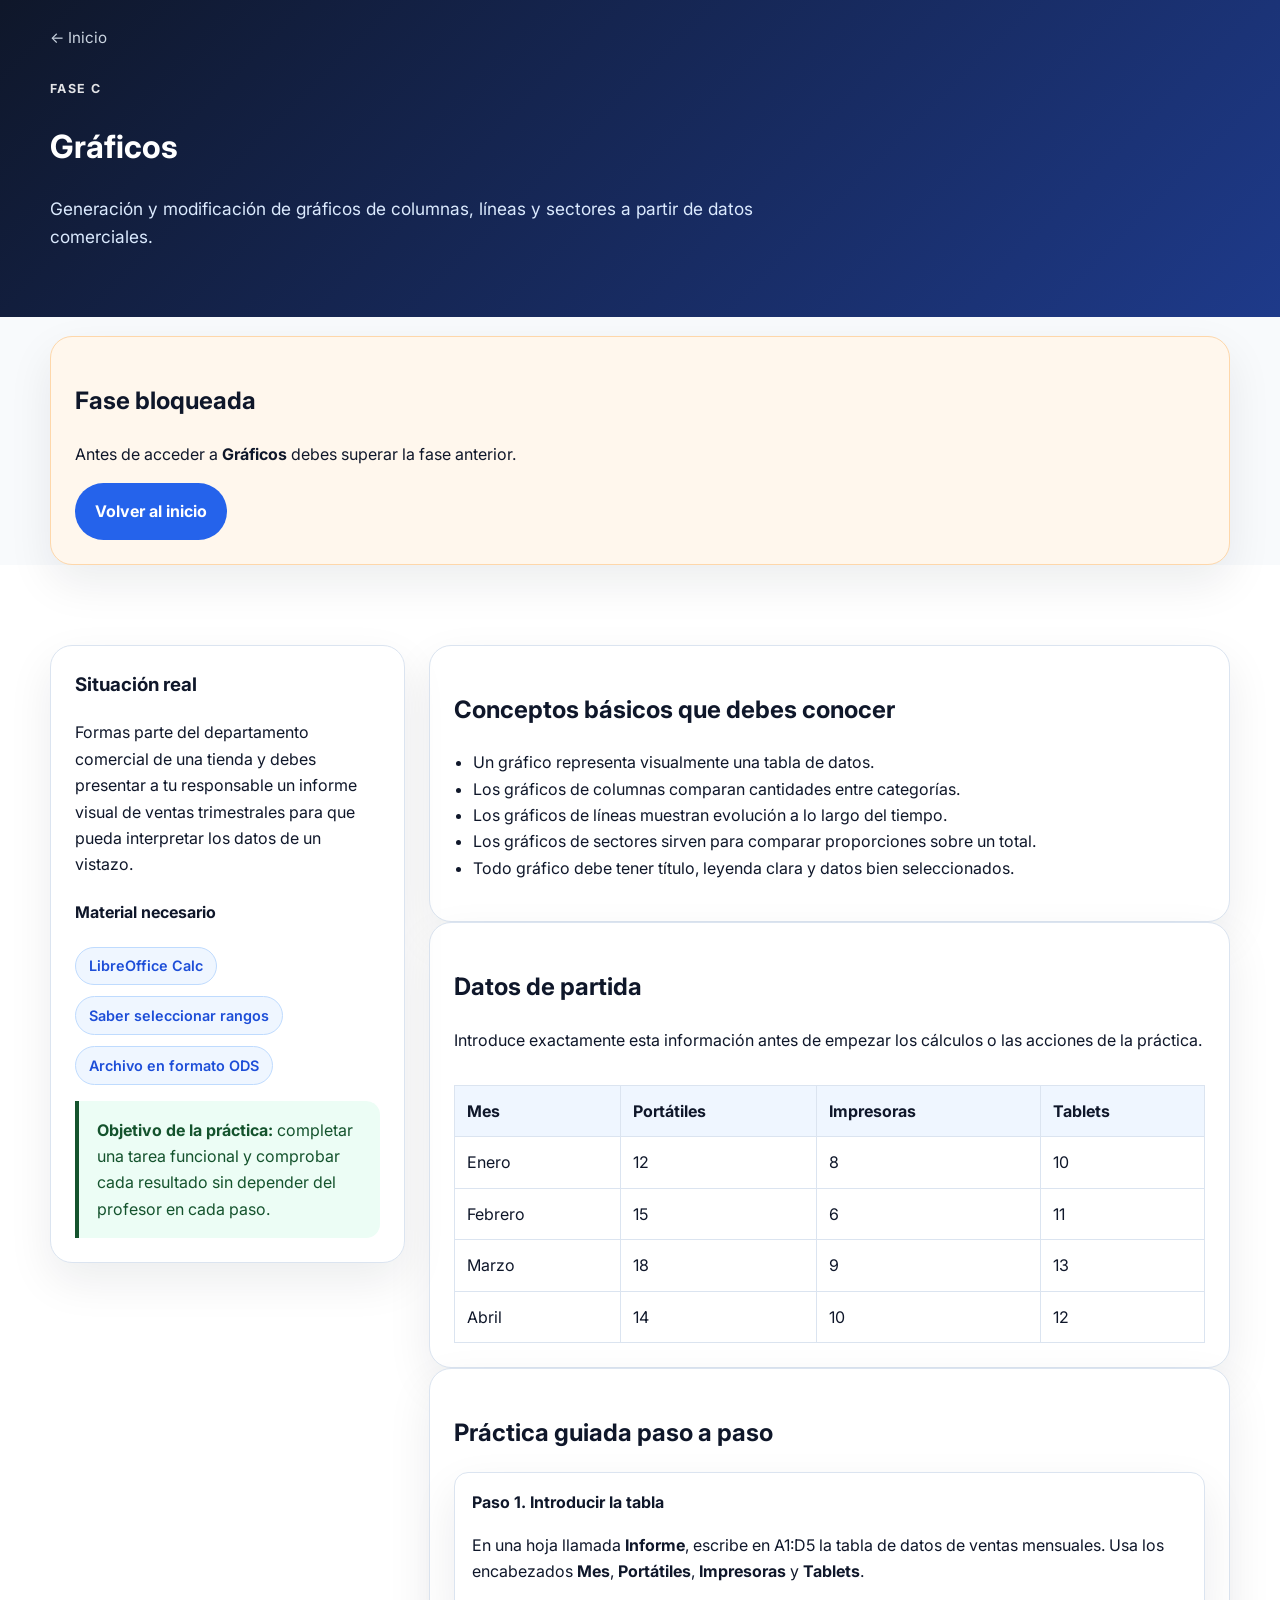
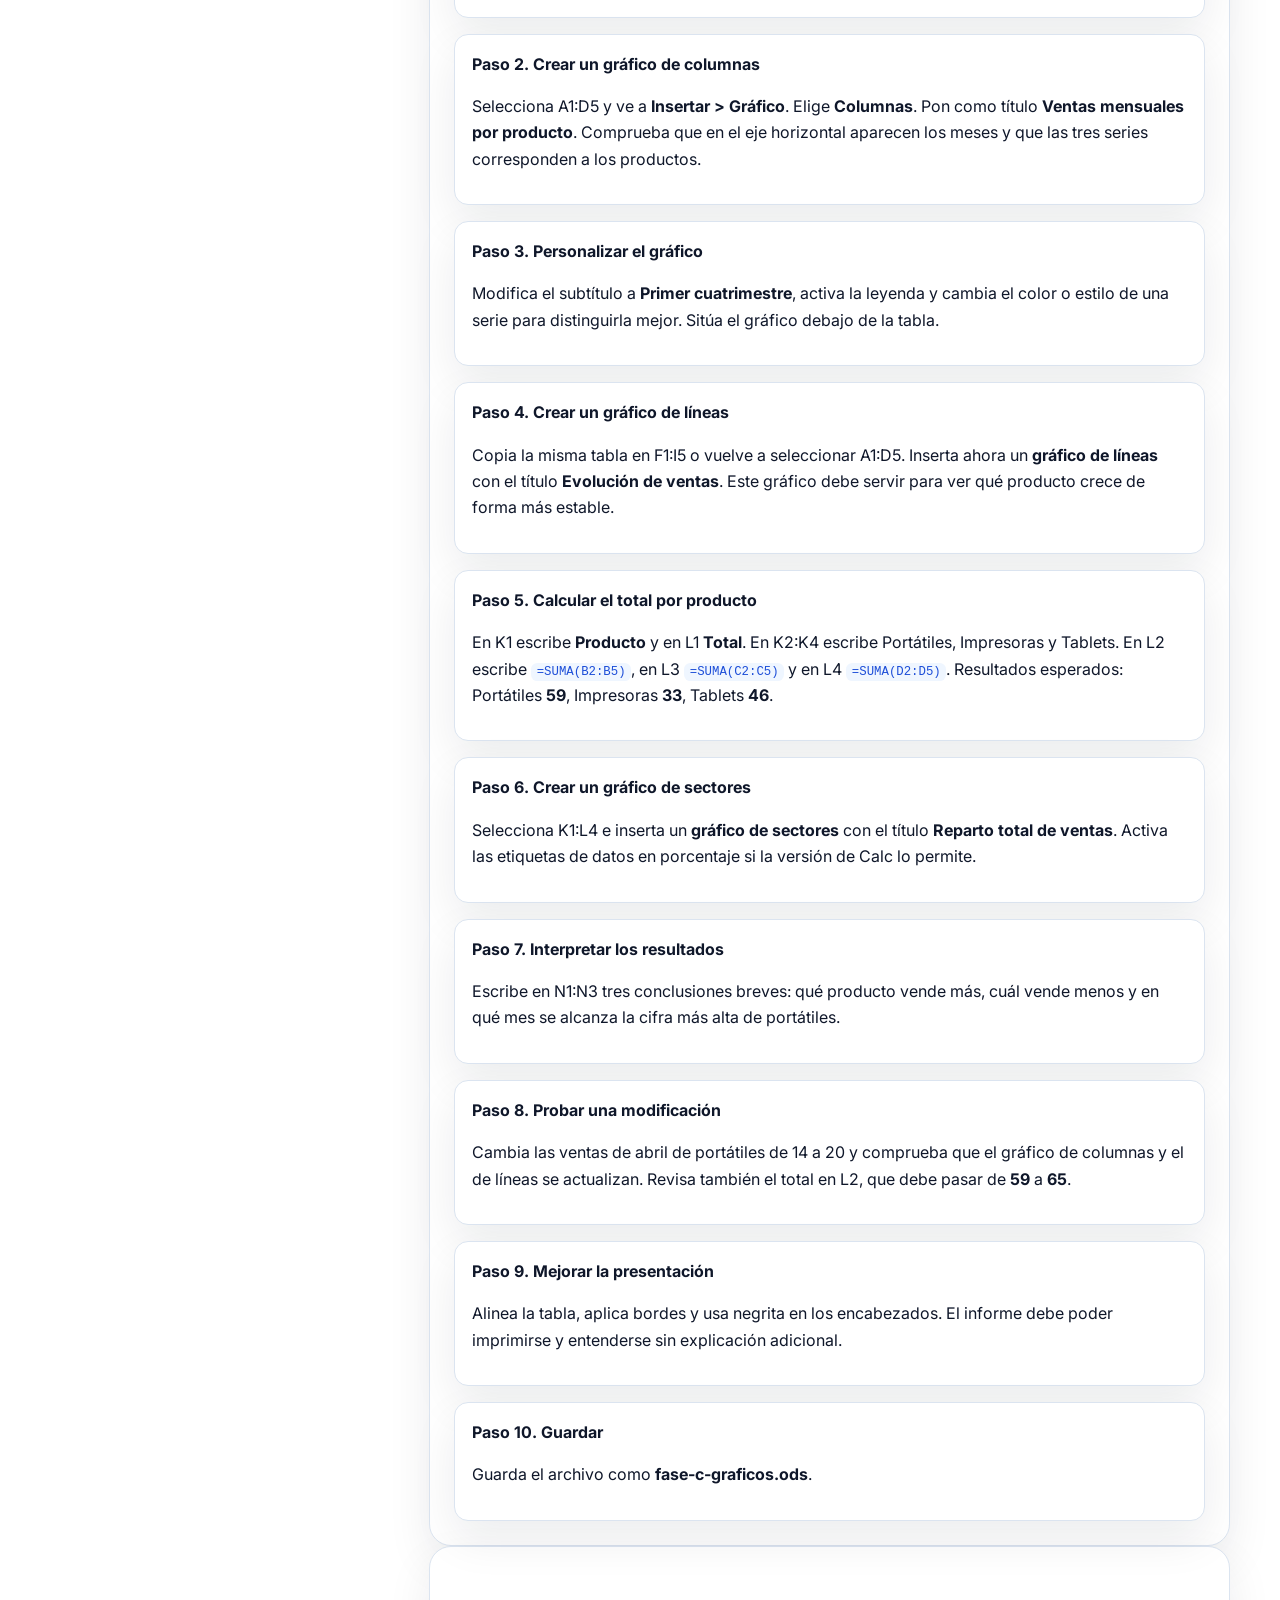
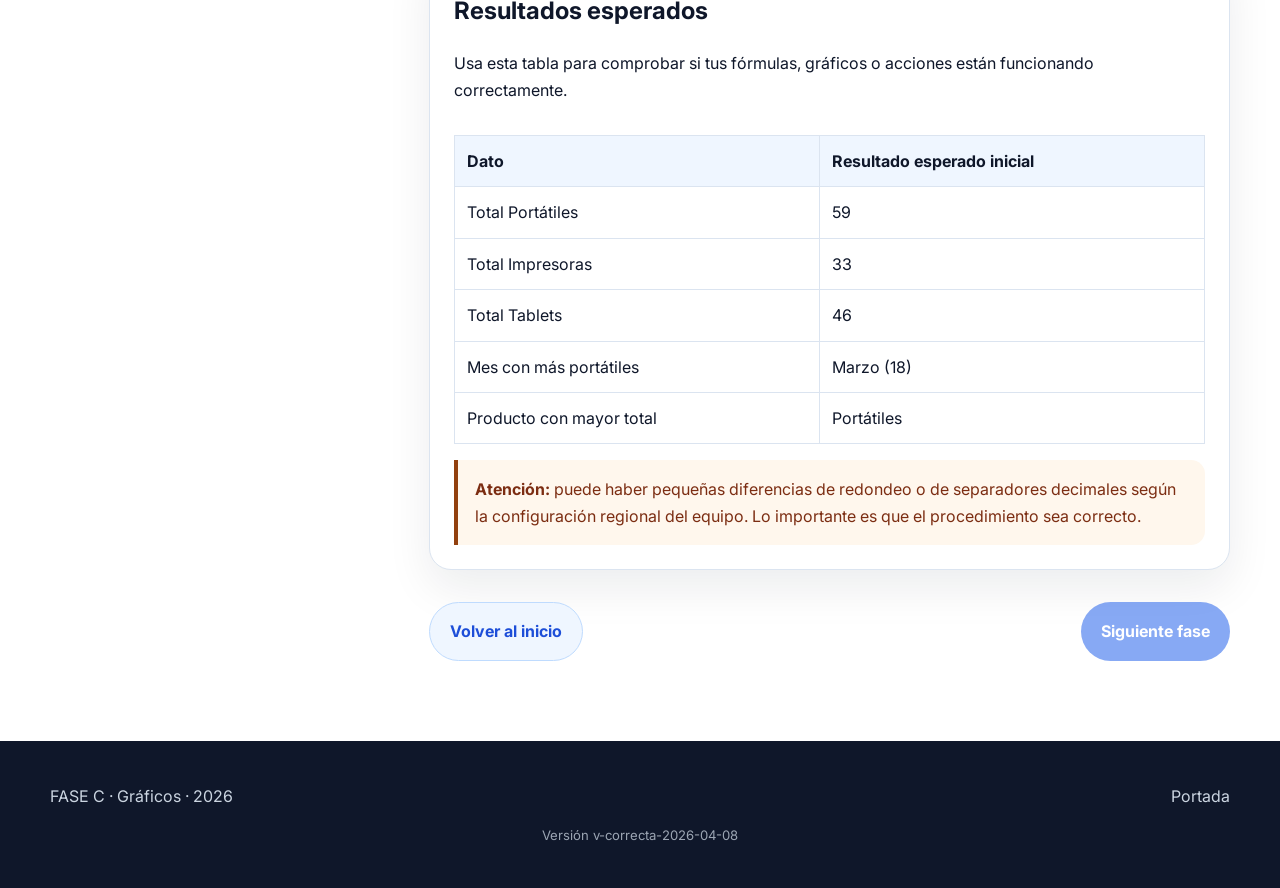
<file: fase-c.html>
<!DOCTYPE html>
<html lang="es">
<head>
  <meta charset="UTF-8" />
  <meta name="viewport" content="width=device-width, initial-scale=1.0" />
  <title>FASE C | Gráficos | Calc</title>
  <meta name="description" content="Fase C del módulo Tratamiento Informático de la Información con LibreOffice Calc." />
  <link rel="preconnect" href="https://fonts.googleapis.com">
  <link rel="preconnect" href="https://fonts.gstatic.com" crossorigin>
  <link href="https://fonts.googleapis.com/css2?family=Inter:wght@400;500;700;800&display=swap" rel="stylesheet">
  <link rel="stylesheet" href="style.css" />
  <script defer src="script.js"></script>
</head>
<body data-phase="c">
  <header class="page-header">
    <div class="container">
      <a class="breadcrumb" href="index.html">← Inicio</a>
      <p class="eyebrow">FASE C</p>
      <h1>Gráficos</h1>
      <p class="lead">Generación y modificación de gráficos de columnas, líneas y sectores a partir de datos comerciales.</p>
    </div>
  </header>

  <section class="section-soft" style="padding:1.2rem 0 0;"><div class="container" id="phase-lock-state"></div></section>

  <main class="section" id="phase-learning-content">
    <div class="container content-grid">
      <aside class="card sticky-card">
        <h3>Situación real</h3>
        <p>Formas parte del departamento comercial de una tienda y debes presentar a tu responsable un informe visual de ventas trimestrales para que pueda interpretar los datos de un vistazo.</p>
        <h4>Material necesario</h4>
        <div class="pill-row"><span class="pill">LibreOffice Calc</span><span class="pill">Saber seleccionar rangos</span><span class="pill">Archivo en formato ODS</span></div>
        <div class="note note-success" style="margin-top:1rem;">
          <strong>Objetivo de la práctica:</strong> completar una tarea funcional y comprobar cada resultado sin depender del profesor en cada paso.
        </div>
      </aside>

      <div>
        <section class="card">
          <h2>Conceptos básicos que debes conocer</h2>
          <ul class="list-clean"><li>Un gráfico representa visualmente una tabla de datos.</li><li>Los gráficos de columnas comparan cantidades entre categorías.</li><li>Los gráficos de líneas muestran evolución a lo largo del tiempo.</li><li>Los gráficos de sectores sirven para comparar proporciones sobre un total.</li><li>Todo gráfico debe tener título, leyenda clara y datos bien seleccionados.</li></ul>
        </section>

        <section class="card">
          <h2>Datos de partida</h2>
          <p>Introduce exactamente esta información antes de empezar los cálculos o las acciones de la práctica.</p>
          <div class="table-wrap"><table class="data-table"><thead><tr><th>Mes</th><th>Portátiles</th><th>Impresoras</th><th>Tablets</th></tr></thead><tbody><tr><td>Enero</td><td>12</td><td>8</td><td>10</td></tr>
<tr><td>Febrero</td><td>15</td><td>6</td><td>11</td></tr>
<tr><td>Marzo</td><td>18</td><td>9</td><td>13</td></tr>
<tr><td>Abril</td><td>14</td><td>10</td><td>12</td></tr></tbody></table></div>
        </section>

        <section class="card">
          <h2>Práctica guiada paso a paso</h2>
          <div class="step-list"><article class="step"><h4>Paso 1. Introducir la tabla</h4><p>En una hoja llamada <strong>Informe</strong>, escribe en A1:D5 la tabla de datos de ventas mensuales. Usa los encabezados <strong>Mes</strong>, <strong>Portátiles</strong>, <strong>Impresoras</strong> y <strong>Tablets</strong>.</p></article><article class="step"><h4>Paso 2. Crear un gráfico de columnas</h4><p>Selecciona A1:D5 y ve a <strong>Insertar &gt; Gráfico</strong>. Elige <strong>Columnas</strong>. Pon como título <strong>Ventas mensuales por producto</strong>. Comprueba que en el eje horizontal aparecen los meses y que las tres series corresponden a los productos.</p></article><article class="step"><h4>Paso 3. Personalizar el gráfico</h4><p>Modifica el subtítulo a <strong>Primer cuatrimestre</strong>, activa la leyenda y cambia el color o estilo de una serie para distinguirla mejor. Sitúa el gráfico debajo de la tabla.</p></article><article class="step"><h4>Paso 4. Crear un gráfico de líneas</h4><p>Copia la misma tabla en F1:I5 o vuelve a seleccionar A1:D5. Inserta ahora un <strong>gráfico de líneas</strong> con el título <strong>Evolución de ventas</strong>. Este gráfico debe servir para ver qué producto crece de forma más estable.</p></article><article class="step"><h4>Paso 5. Calcular el total por producto</h4><p>En K1 escribe <strong>Producto</strong> y en L1 <strong>Total</strong>. En K2:K4 escribe Portátiles, Impresoras y Tablets. En L2 escribe <code>=SUMA(B2:B5)</code>, en L3 <code>=SUMA(C2:C5)</code> y en L4 <code>=SUMA(D2:D5)</code>. Resultados esperados: Portátiles <strong>59</strong>, Impresoras <strong>33</strong>, Tablets <strong>46</strong>.</p></article><article class="step"><h4>Paso 6. Crear un gráfico de sectores</h4><p>Selecciona K1:L4 e inserta un <strong>gráfico de sectores</strong> con el título <strong>Reparto total de ventas</strong>. Activa las etiquetas de datos en porcentaje si la versión de Calc lo permite.</p></article><article class="step"><h4>Paso 7. Interpretar los resultados</h4><p>Escribe en N1:N3 tres conclusiones breves: qué producto vende más, cuál vende menos y en qué mes se alcanza la cifra más alta de portátiles.</p></article><article class="step"><h4>Paso 8. Probar una modificación</h4><p>Cambia las ventas de abril de portátiles de 14 a 20 y comprueba que el gráfico de columnas y el de líneas se actualizan. Revisa también el total en L2, que debe pasar de <strong>59</strong> a <strong>65</strong>.</p></article><article class="step"><h4>Paso 9. Mejorar la presentación</h4><p>Alinea la tabla, aplica bordes y usa negrita en los encabezados. El informe debe poder imprimirse y entenderse sin explicación adicional.</p></article><article class="step"><h4>Paso 10. Guardar</h4><p>Guarda el archivo como <strong>fase-c-graficos.ods</strong>.</p></article></div>
        </section>

        <section class="card">
          <h2>Resultados esperados</h2>
          <p>Usa esta tabla para comprobar si tus fórmulas, gráficos o acciones están funcionando correctamente.</p>
          <div class="table-wrap"><table class="data-table"><thead><tr><th>Dato</th><th>Resultado esperado inicial</th></tr></thead><tbody><tr><td>Total Portátiles</td><td>59</td></tr>
<tr><td>Total Impresoras</td><td>33</td></tr>
<tr><td>Total Tablets</td><td>46</td></tr>
<tr><td>Mes con más portátiles</td><td>Marzo (18)</td></tr>
<tr><td>Producto con mayor total</td><td>Portátiles</td></tr></tbody></table></div>
          <div class="note note-warning" style="margin-top:1rem;">
            <strong>Atención:</strong> puede haber pequeñas diferencias de redondeo o de separadores decimales según la configuración regional del equipo. Lo importante es que el procedimiento sea correcto.
          </div>
        </section>

        <section id="verification-block"></section>
        <section id="dynamic-test"></section>
        <section id="attempt-summary"></section>
        <nav class="phase-nav">
          <a class="button button-light" href="index.html">Volver al inicio</a>
          <a class="button is-disabled" id="next-phase-link" href="#">Siguiente fase</a>
        </nav>
      </div>
    </div>
  </main>

  <footer class="footer">
    <div class="container footer-inner">
      <p>FASE C · Gráficos · <span data-current-year></span></p>
      <a href="index.html">Portada</a>
    </div>
  <p class="version-tag">Versión v-correcta-2026-04-08</p>
  </footer>
</body>
</html>
</file>
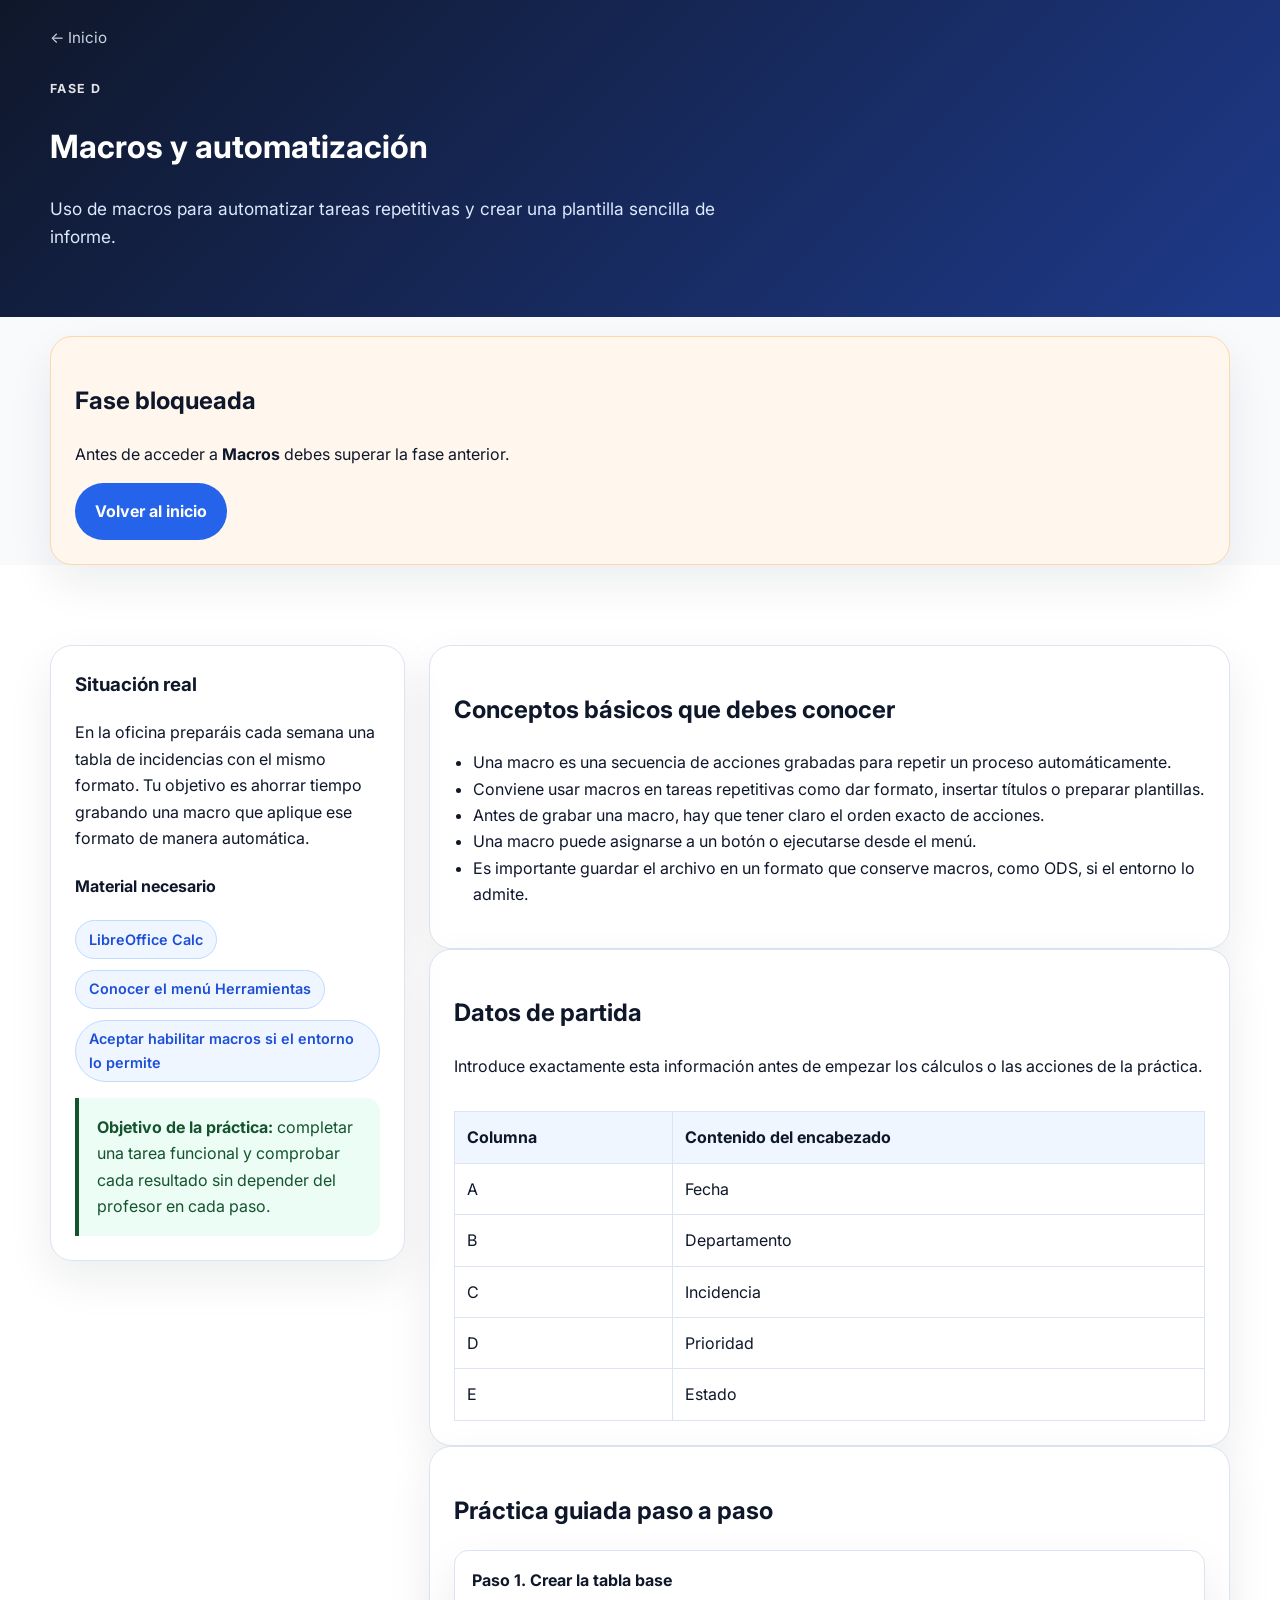
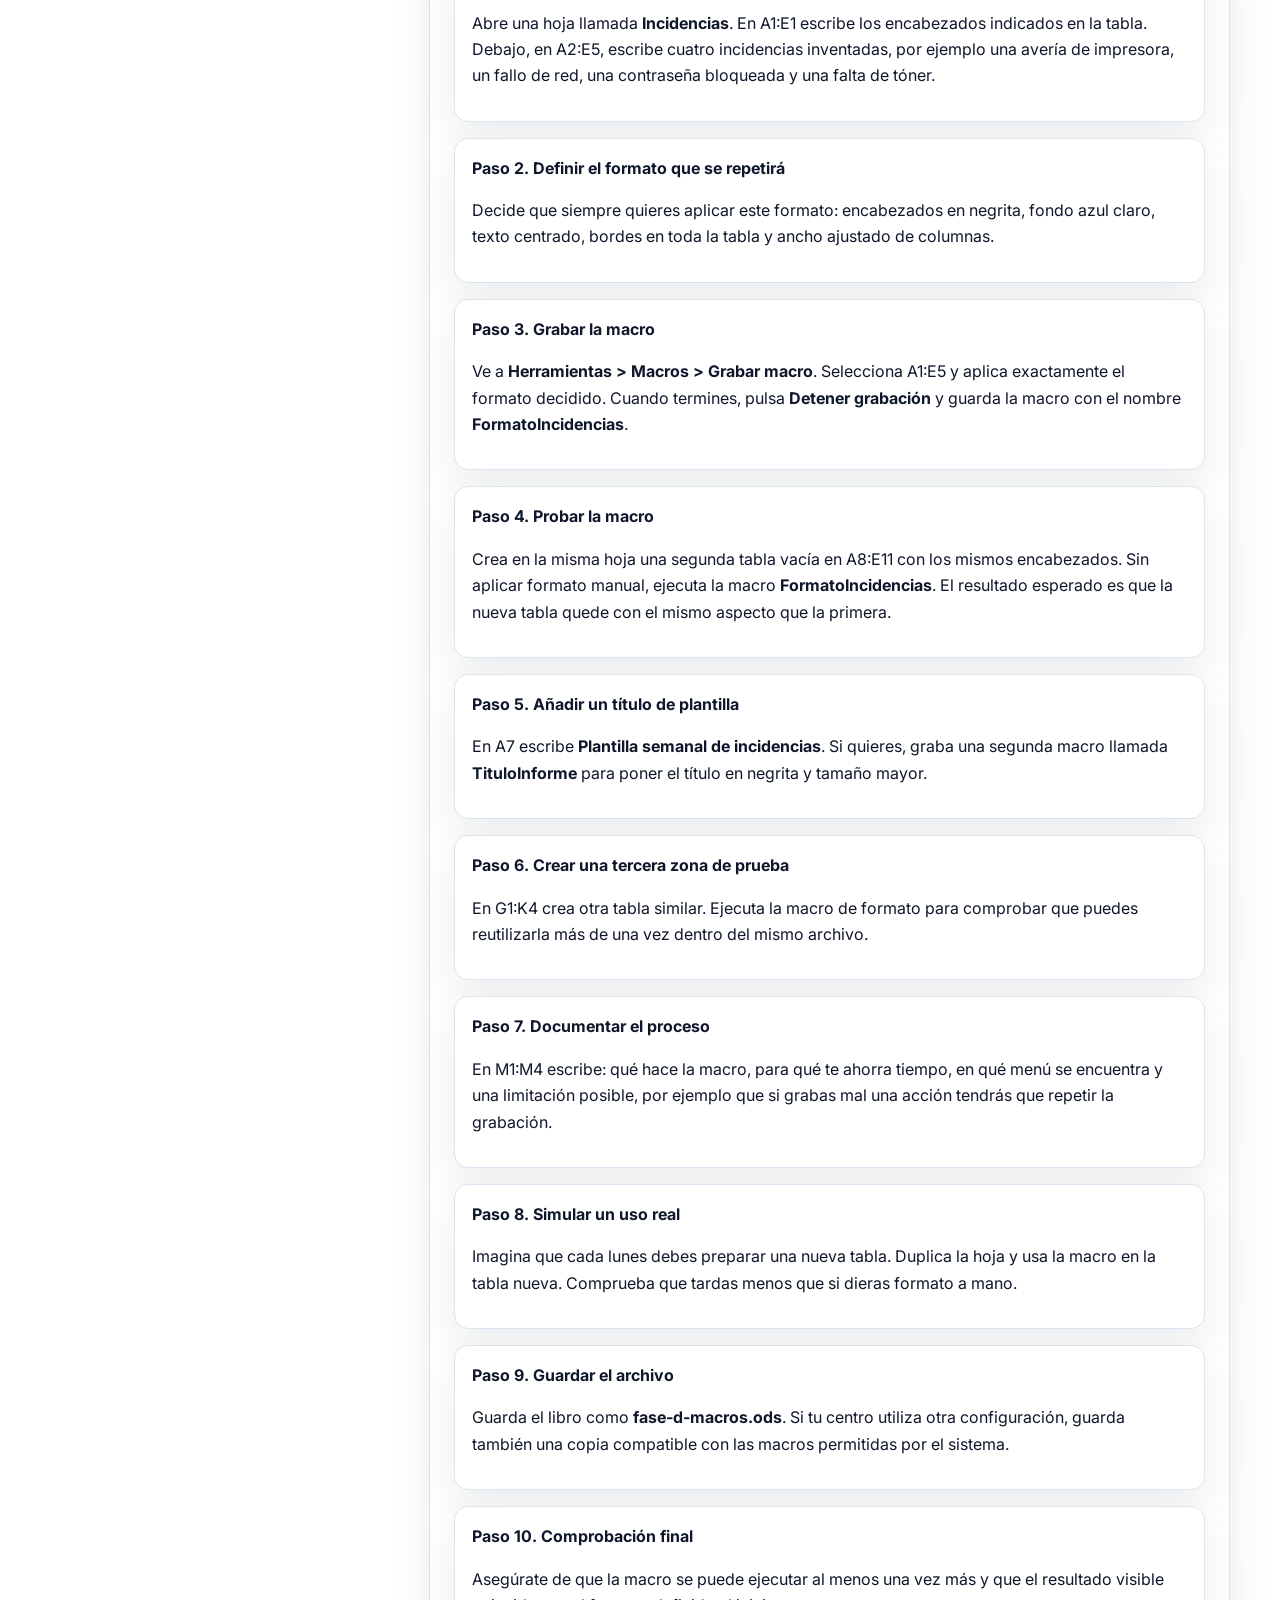
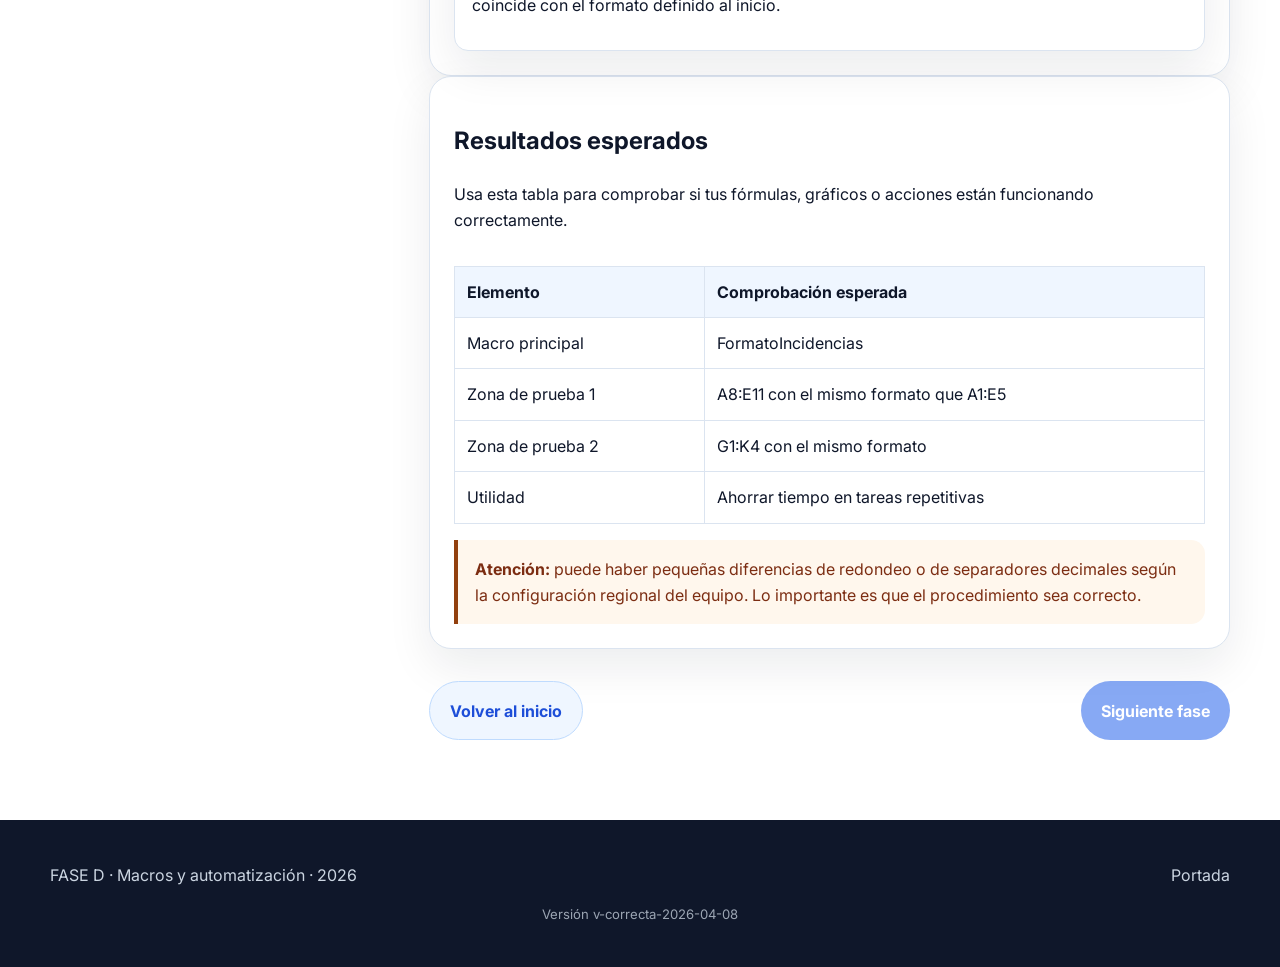
<file: fase-d.html>
<!DOCTYPE html>
<html lang="es">
<head>
  <meta charset="UTF-8" />
  <meta name="viewport" content="width=device-width, initial-scale=1.0" />
  <title>FASE D | Macros y automatización | Calc</title>
  <meta name="description" content="Fase D del módulo Tratamiento Informático de la Información con LibreOffice Calc." />
  <link rel="preconnect" href="https://fonts.googleapis.com">
  <link rel="preconnect" href="https://fonts.gstatic.com" crossorigin>
  <link href="https://fonts.googleapis.com/css2?family=Inter:wght@400;500;700;800&display=swap" rel="stylesheet">
  <link rel="stylesheet" href="style.css" />
  <script defer src="script.js"></script>
</head>
<body data-phase="d">
  <header class="page-header">
    <div class="container">
      <a class="breadcrumb" href="index.html">← Inicio</a>
      <p class="eyebrow">FASE D</p>
      <h1>Macros y automatización</h1>
      <p class="lead">Uso de macros para automatizar tareas repetitivas y crear una plantilla sencilla de informe.</p>
    </div>
  </header>

  <section class="section-soft" style="padding:1.2rem 0 0;"><div class="container" id="phase-lock-state"></div></section>

  <main class="section" id="phase-learning-content">
    <div class="container content-grid">
      <aside class="card sticky-card">
        <h3>Situación real</h3>
        <p>En la oficina preparáis cada semana una tabla de incidencias con el mismo formato. Tu objetivo es ahorrar tiempo grabando una macro que aplique ese formato de manera automática.</p>
        <h4>Material necesario</h4>
        <div class="pill-row"><span class="pill">LibreOffice Calc</span><span class="pill">Conocer el menú Herramientas</span><span class="pill">Aceptar habilitar macros si el entorno lo permite</span></div>
        <div class="note note-success" style="margin-top:1rem;">
          <strong>Objetivo de la práctica:</strong> completar una tarea funcional y comprobar cada resultado sin depender del profesor en cada paso.
        </div>
      </aside>

      <div>
        <section class="card">
          <h2>Conceptos básicos que debes conocer</h2>
          <ul class="list-clean"><li>Una macro es una secuencia de acciones grabadas para repetir un proceso automáticamente.</li><li>Conviene usar macros en tareas repetitivas como dar formato, insertar títulos o preparar plantillas.</li><li>Antes de grabar una macro, hay que tener claro el orden exacto de acciones.</li><li>Una macro puede asignarse a un botón o ejecutarse desde el menú.</li><li>Es importante guardar el archivo en un formato que conserve macros, como ODS, si el entorno lo admite.</li></ul>
        </section>

        <section class="card">
          <h2>Datos de partida</h2>
          <p>Introduce exactamente esta información antes de empezar los cálculos o las acciones de la práctica.</p>
          <div class="table-wrap"><table class="data-table"><thead><tr><th>Columna</th><th>Contenido del encabezado</th></tr></thead><tbody><tr><td>A</td><td>Fecha</td></tr>
<tr><td>B</td><td>Departamento</td></tr>
<tr><td>C</td><td>Incidencia</td></tr>
<tr><td>D</td><td>Prioridad</td></tr>
<tr><td>E</td><td>Estado</td></tr></tbody></table></div>
        </section>

        <section class="card">
          <h2>Práctica guiada paso a paso</h2>
          <div class="step-list"><article class="step"><h4>Paso 1. Crear la tabla base</h4><p>Abre una hoja llamada <strong>Incidencias</strong>. En A1:E1 escribe los encabezados indicados en la tabla. Debajo, en A2:E5, escribe cuatro incidencias inventadas, por ejemplo una avería de impresora, un fallo de red, una contraseña bloqueada y una falta de tóner.</p></article><article class="step"><h4>Paso 2. Definir el formato que se repetirá</h4><p>Decide que siempre quieres aplicar este formato: encabezados en negrita, fondo azul claro, texto centrado, bordes en toda la tabla y ancho ajustado de columnas.</p></article><article class="step"><h4>Paso 3. Grabar la macro</h4><p>Ve a <strong>Herramientas &gt; Macros &gt; Grabar macro</strong>. Selecciona A1:E5 y aplica exactamente el formato decidido. Cuando termines, pulsa <strong>Detener grabación</strong> y guarda la macro con el nombre <strong>FormatoIncidencias</strong>.</p></article><article class="step"><h4>Paso 4. Probar la macro</h4><p>Crea en la misma hoja una segunda tabla vacía en A8:E11 con los mismos encabezados. Sin aplicar formato manual, ejecuta la macro <strong>FormatoIncidencias</strong>. El resultado esperado es que la nueva tabla quede con el mismo aspecto que la primera.</p></article><article class="step"><h4>Paso 5. Añadir un título de plantilla</h4><p>En A7 escribe <strong>Plantilla semanal de incidencias</strong>. Si quieres, graba una segunda macro llamada <strong>TituloInforme</strong> para poner el título en negrita y tamaño mayor.</p></article><article class="step"><h4>Paso 6. Crear una tercera zona de prueba</h4><p>En G1:K4 crea otra tabla similar. Ejecuta la macro de formato para comprobar que puedes reutilizarla más de una vez dentro del mismo archivo.</p></article><article class="step"><h4>Paso 7. Documentar el proceso</h4><p>En M1:M4 escribe: qué hace la macro, para qué te ahorra tiempo, en qué menú se encuentra y una limitación posible, por ejemplo que si grabas mal una acción tendrás que repetir la grabación.</p></article><article class="step"><h4>Paso 8. Simular un uso real</h4><p>Imagina que cada lunes debes preparar una nueva tabla. Duplica la hoja y usa la macro en la tabla nueva. Comprueba que tardas menos que si dieras formato a mano.</p></article><article class="step"><h4>Paso 9. Guardar el archivo</h4><p>Guarda el libro como <strong>fase-d-macros.ods</strong>. Si tu centro utiliza otra configuración, guarda también una copia compatible con las macros permitidas por el sistema.</p></article><article class="step"><h4>Paso 10. Comprobación final</h4><p>Asegúrate de que la macro se puede ejecutar al menos una vez más y que el resultado visible coincide con el formato definido al inicio.</p></article></div>
        </section>

        <section class="card">
          <h2>Resultados esperados</h2>
          <p>Usa esta tabla para comprobar si tus fórmulas, gráficos o acciones están funcionando correctamente.</p>
          <div class="table-wrap"><table class="data-table"><thead><tr><th>Elemento</th><th>Comprobación esperada</th></tr></thead><tbody><tr><td>Macro principal</td><td>FormatoIncidencias</td></tr>
<tr><td>Zona de prueba 1</td><td>A8:E11 con el mismo formato que A1:E5</td></tr>
<tr><td>Zona de prueba 2</td><td>G1:K4 con el mismo formato</td></tr>
<tr><td>Utilidad</td><td>Ahorrar tiempo en tareas repetitivas</td></tr></tbody></table></div>
          <div class="note note-warning" style="margin-top:1rem;">
            <strong>Atención:</strong> puede haber pequeñas diferencias de redondeo o de separadores decimales según la configuración regional del equipo. Lo importante es que el procedimiento sea correcto.
          </div>
        </section>

        <section id="verification-block"></section>
        <section id="dynamic-test"></section>
        <section id="attempt-summary"></section>
        <nav class="phase-nav">
          <a class="button button-light" href="index.html">Volver al inicio</a>
          <a class="button is-disabled" id="next-phase-link" href="#">Siguiente fase</a>
        </nav>
      </div>
    </div>
  </main>

  <footer class="footer">
    <div class="container footer-inner">
      <p>FASE D · Macros y automatización · <span data-current-year></span></p>
      <a href="index.html">Portada</a>
    </div>
  <p class="version-tag">Versión v-correcta-2026-04-08</p>
  </footer>
</body>
</html>
</file>
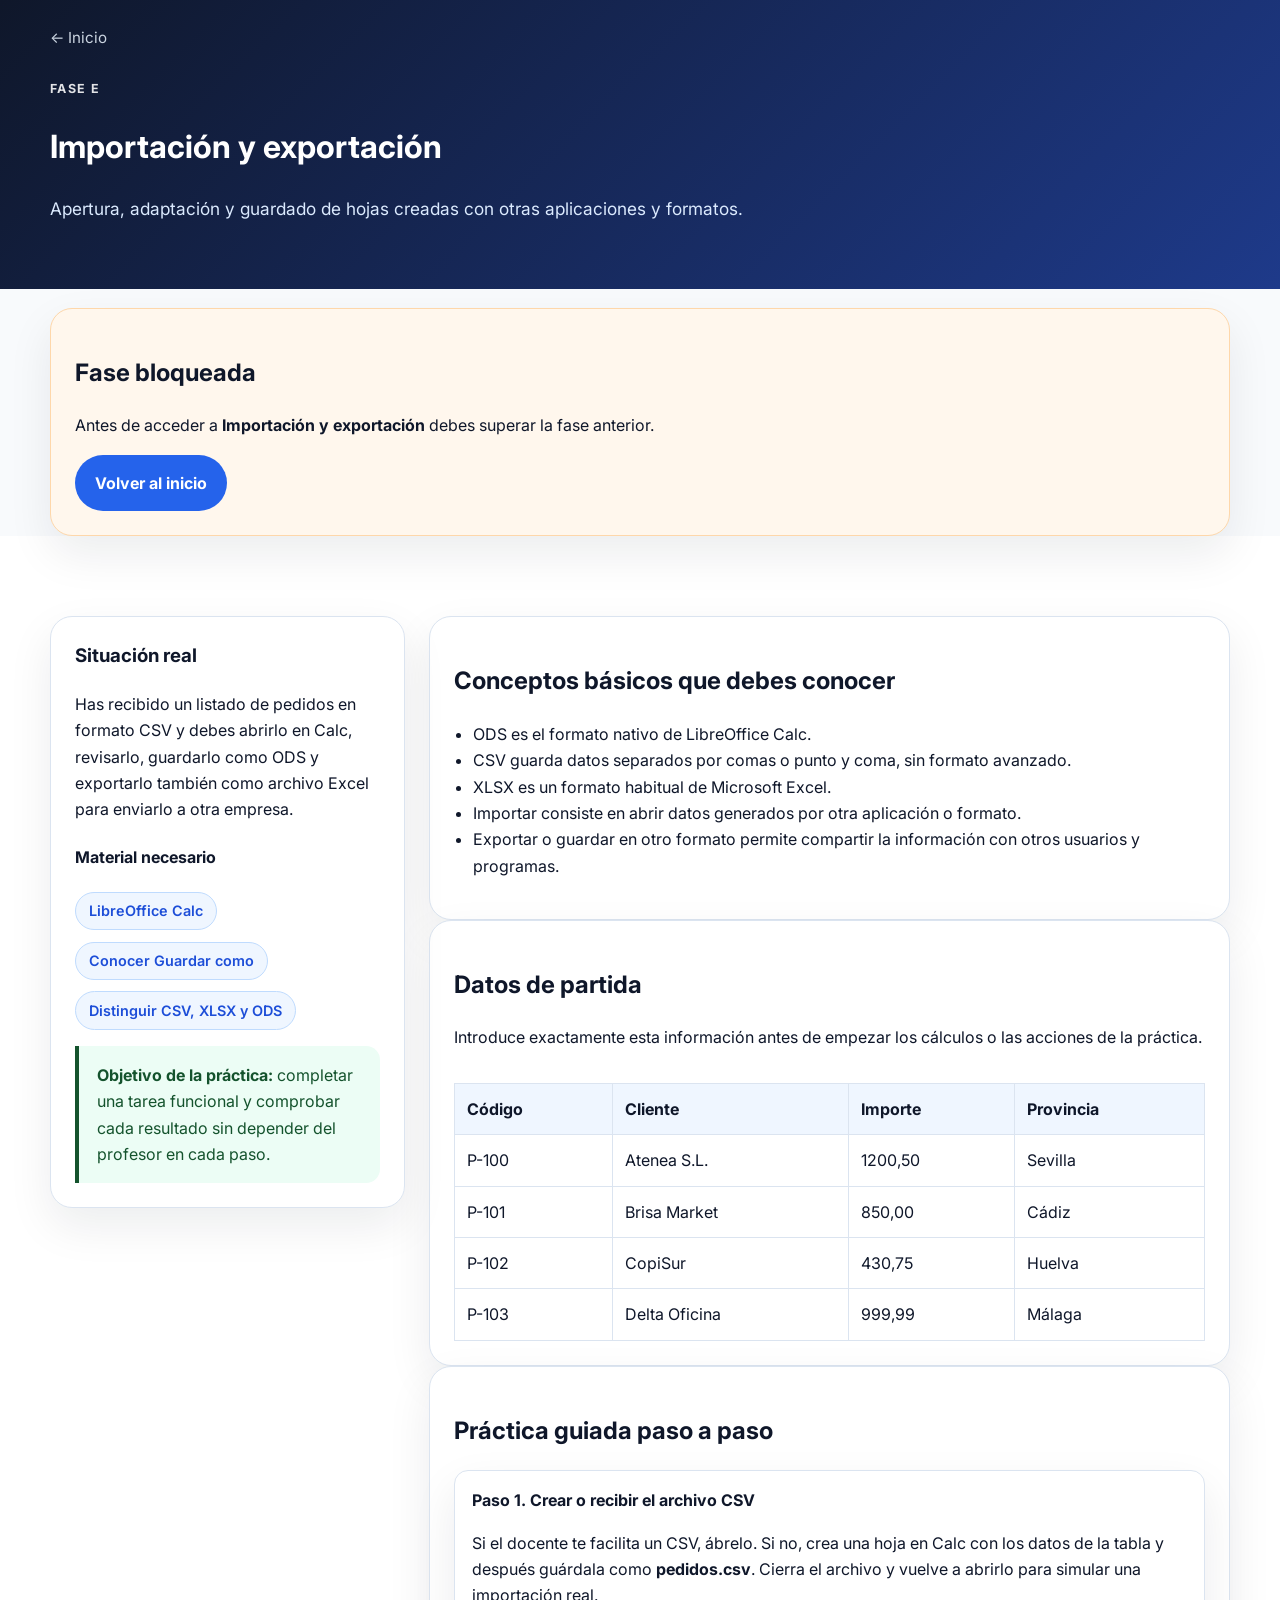
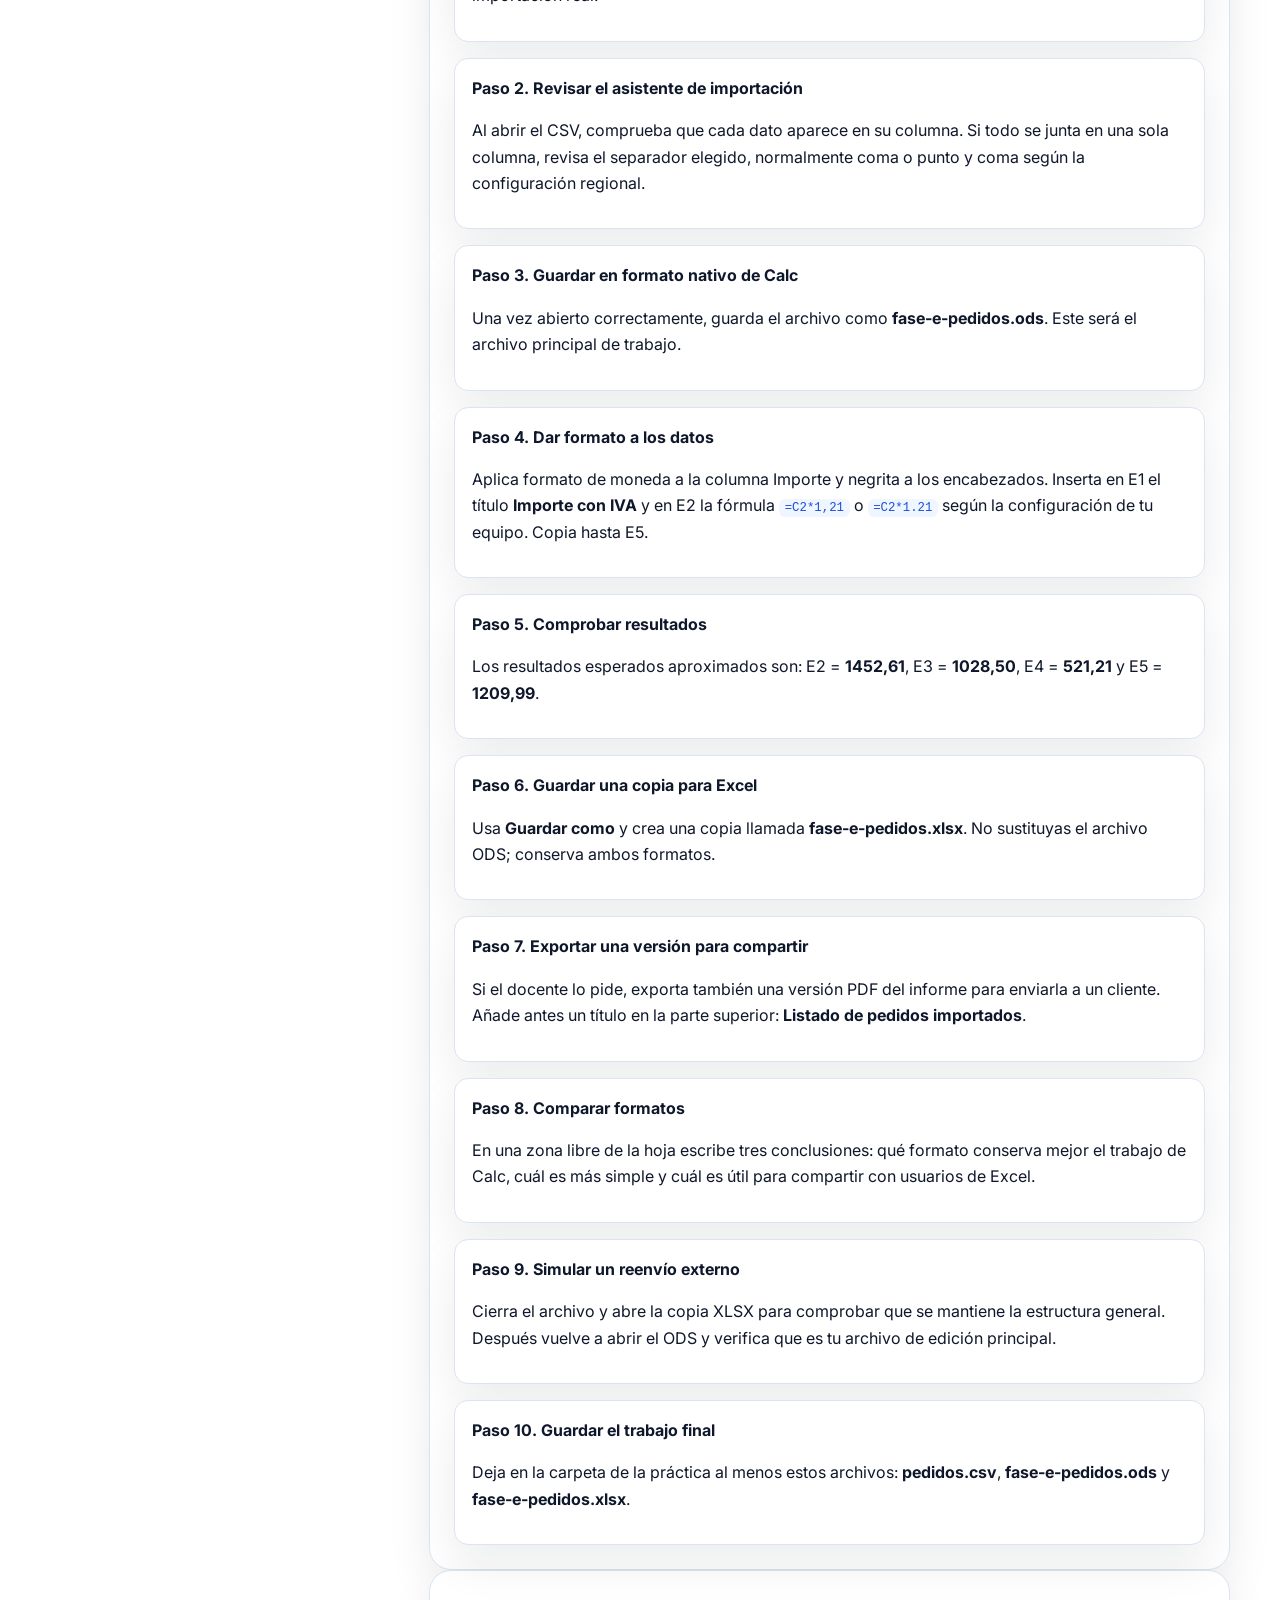
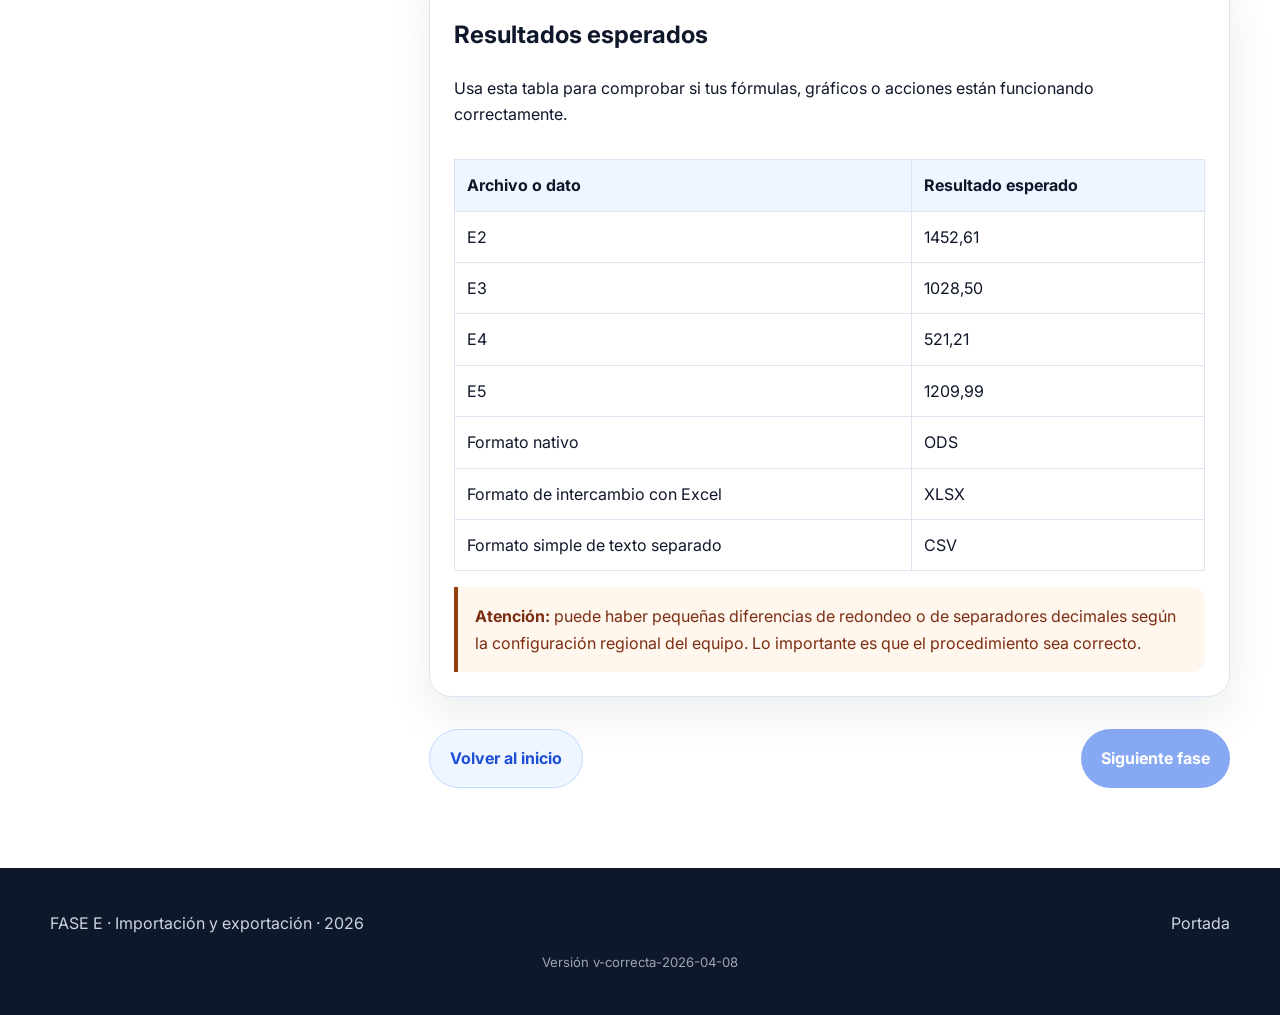
<file: fase-e.html>
<!DOCTYPE html>
<html lang="es">
<head>
  <meta charset="UTF-8" />
  <meta name="viewport" content="width=device-width, initial-scale=1.0" />
  <title>FASE E | Importación y exportación | Calc</title>
  <meta name="description" content="Fase E del módulo Tratamiento Informático de la Información con LibreOffice Calc." />
  <link rel="preconnect" href="https://fonts.googleapis.com">
  <link rel="preconnect" href="https://fonts.gstatic.com" crossorigin>
  <link href="https://fonts.googleapis.com/css2?family=Inter:wght@400;500;700;800&display=swap" rel="stylesheet">
  <link rel="stylesheet" href="style.css" />
  <script defer src="script.js"></script>
</head>
<body data-phase="e">
  <header class="page-header">
    <div class="container">
      <a class="breadcrumb" href="index.html">← Inicio</a>
      <p class="eyebrow">FASE E</p>
      <h1>Importación y exportación</h1>
      <p class="lead">Apertura, adaptación y guardado de hojas creadas con otras aplicaciones y formatos.</p>
    </div>
  </header>

  <section class="section-soft" style="padding:1.2rem 0 0;"><div class="container" id="phase-lock-state"></div></section>

  <main class="section" id="phase-learning-content">
    <div class="container content-grid">
      <aside class="card sticky-card">
        <h3>Situación real</h3>
        <p>Has recibido un listado de pedidos en formato CSV y debes abrirlo en Calc, revisarlo, guardarlo como ODS y exportarlo también como archivo Excel para enviarlo a otra empresa.</p>
        <h4>Material necesario</h4>
        <div class="pill-row"><span class="pill">LibreOffice Calc</span><span class="pill">Conocer Guardar como</span><span class="pill">Distinguir CSV, XLSX y ODS</span></div>
        <div class="note note-success" style="margin-top:1rem;">
          <strong>Objetivo de la práctica:</strong> completar una tarea funcional y comprobar cada resultado sin depender del profesor en cada paso.
        </div>
      </aside>

      <div>
        <section class="card">
          <h2>Conceptos básicos que debes conocer</h2>
          <ul class="list-clean"><li>ODS es el formato nativo de LibreOffice Calc.</li><li>CSV guarda datos separados por comas o punto y coma, sin formato avanzado.</li><li>XLSX es un formato habitual de Microsoft Excel.</li><li>Importar consiste en abrir datos generados por otra aplicación o formato.</li><li>Exportar o guardar en otro formato permite compartir la información con otros usuarios y programas.</li></ul>
        </section>

        <section class="card">
          <h2>Datos de partida</h2>
          <p>Introduce exactamente esta información antes de empezar los cálculos o las acciones de la práctica.</p>
          <div class="table-wrap"><table class="data-table"><thead><tr><th>Código</th><th>Cliente</th><th>Importe</th><th>Provincia</th></tr></thead><tbody><tr><td>P-100</td><td>Atenea S.L.</td><td>1200,50</td><td>Sevilla</td></tr>
<tr><td>P-101</td><td>Brisa Market</td><td>850,00</td><td>Cádiz</td></tr>
<tr><td>P-102</td><td>CopiSur</td><td>430,75</td><td>Huelva</td></tr>
<tr><td>P-103</td><td>Delta Oficina</td><td>999,99</td><td>Málaga</td></tr></tbody></table></div>
        </section>

        <section class="card">
          <h2>Práctica guiada paso a paso</h2>
          <div class="step-list"><article class="step"><h4>Paso 1. Crear o recibir el archivo CSV</h4><p>Si el docente te facilita un CSV, ábrelo. Si no, crea una hoja en Calc con los datos de la tabla y después guárdala como <strong>pedidos.csv</strong>. Cierra el archivo y vuelve a abrirlo para simular una importación real.</p></article><article class="step"><h4>Paso 2. Revisar el asistente de importación</h4><p>Al abrir el CSV, comprueba que cada dato aparece en su columna. Si todo se junta en una sola columna, revisa el separador elegido, normalmente coma o punto y coma según la configuración regional.</p></article><article class="step"><h4>Paso 3. Guardar en formato nativo de Calc</h4><p>Una vez abierto correctamente, guarda el archivo como <strong>fase-e-pedidos.ods</strong>. Este será el archivo principal de trabajo.</p></article><article class="step"><h4>Paso 4. Dar formato a los datos</h4><p>Aplica formato de moneda a la columna Importe y negrita a los encabezados. Inserta en E1 el título <strong>Importe con IVA</strong> y en E2 la fórmula <code>=C2*1,21</code> o <code>=C2*1.21</code> según la configuración de tu equipo. Copia hasta E5.</p></article><article class="step"><h4>Paso 5. Comprobar resultados</h4><p>Los resultados esperados aproximados son: E2 = <strong>1452,61</strong>, E3 = <strong>1028,50</strong>, E4 = <strong>521,21</strong> y E5 = <strong>1209,99</strong>.</p></article><article class="step"><h4>Paso 6. Guardar una copia para Excel</h4><p>Usa <strong>Guardar como</strong> y crea una copia llamada <strong>fase-e-pedidos.xlsx</strong>. No sustituyas el archivo ODS; conserva ambos formatos.</p></article><article class="step"><h4>Paso 7. Exportar una versión para compartir</h4><p>Si el docente lo pide, exporta también una versión PDF del informe para enviarla a un cliente. Añade antes un título en la parte superior: <strong>Listado de pedidos importados</strong>.</p></article><article class="step"><h4>Paso 8. Comparar formatos</h4><p>En una zona libre de la hoja escribe tres conclusiones: qué formato conserva mejor el trabajo de Calc, cuál es más simple y cuál es útil para compartir con usuarios de Excel.</p></article><article class="step"><h4>Paso 9. Simular un reenvío externo</h4><p>Cierra el archivo y abre la copia XLSX para comprobar que se mantiene la estructura general. Después vuelve a abrir el ODS y verifica que es tu archivo de edición principal.</p></article><article class="step"><h4>Paso 10. Guardar el trabajo final</h4><p>Deja en la carpeta de la práctica al menos estos archivos: <strong>pedidos.csv</strong>, <strong>fase-e-pedidos.ods</strong> y <strong>fase-e-pedidos.xlsx</strong>.</p></article></div>
        </section>

        <section class="card">
          <h2>Resultados esperados</h2>
          <p>Usa esta tabla para comprobar si tus fórmulas, gráficos o acciones están funcionando correctamente.</p>
          <div class="table-wrap"><table class="data-table"><thead><tr><th>Archivo o dato</th><th>Resultado esperado</th></tr></thead><tbody><tr><td>E2</td><td>1452,61</td></tr>
<tr><td>E3</td><td>1028,50</td></tr>
<tr><td>E4</td><td>521,21</td></tr>
<tr><td>E5</td><td>1209,99</td></tr>
<tr><td>Formato nativo</td><td>ODS</td></tr>
<tr><td>Formato de intercambio con Excel</td><td>XLSX</td></tr>
<tr><td>Formato simple de texto separado</td><td>CSV</td></tr></tbody></table></div>
          <div class="note note-warning" style="margin-top:1rem;">
            <strong>Atención:</strong> puede haber pequeñas diferencias de redondeo o de separadores decimales según la configuración regional del equipo. Lo importante es que el procedimiento sea correcto.
          </div>
        </section>

        <section id="verification-block"></section>
        <section id="dynamic-test"></section>
        <section id="attempt-summary"></section>
        <nav class="phase-nav">
          <a class="button button-light" href="index.html">Volver al inicio</a>
          <a class="button is-disabled" id="next-phase-link" href="#">Siguiente fase</a>
        </nav>
      </div>
    </div>
  </main>

  <footer class="footer">
    <div class="container footer-inner">
      <p>FASE E · Importación y exportación · <span data-current-year></span></p>
      <a href="index.html">Portada</a>
    </div>
  <p class="version-tag">Versión v-correcta-2026-04-08</p>
  </footer>
</body>
</html>
</file>
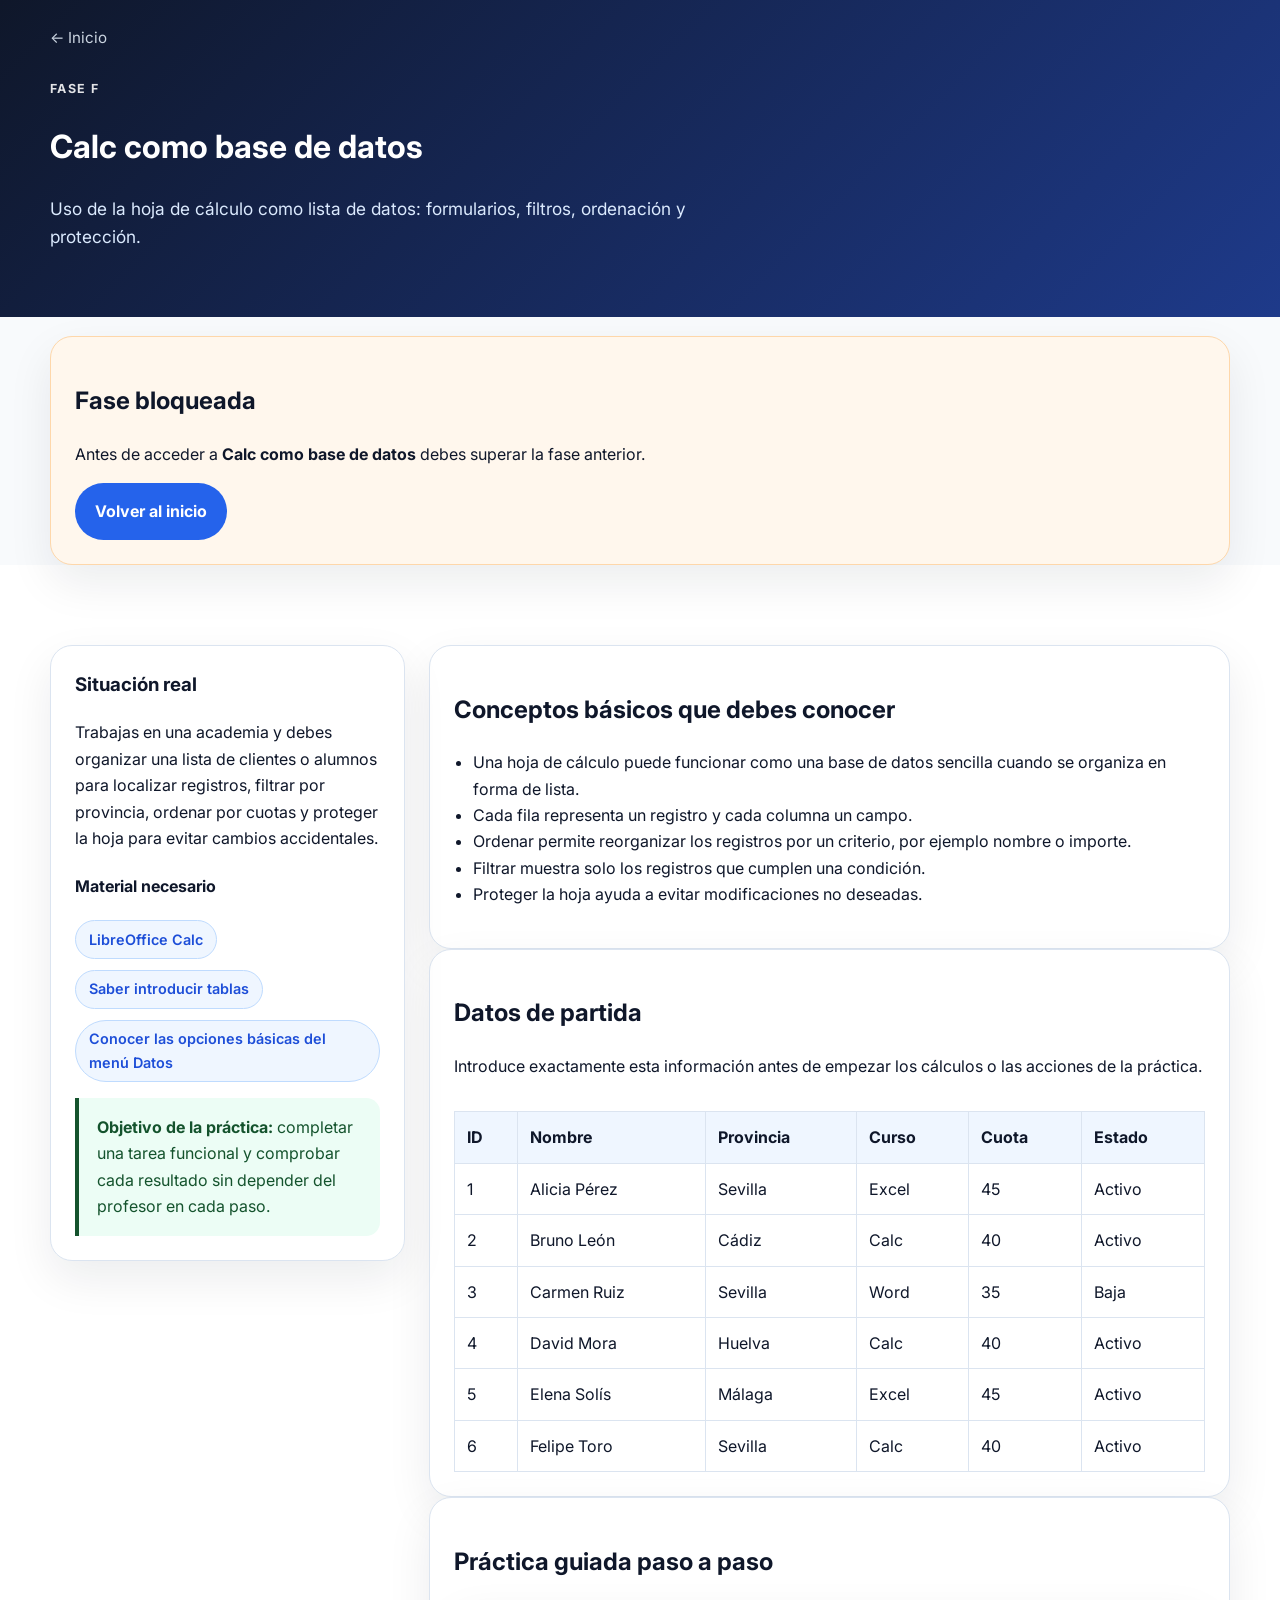
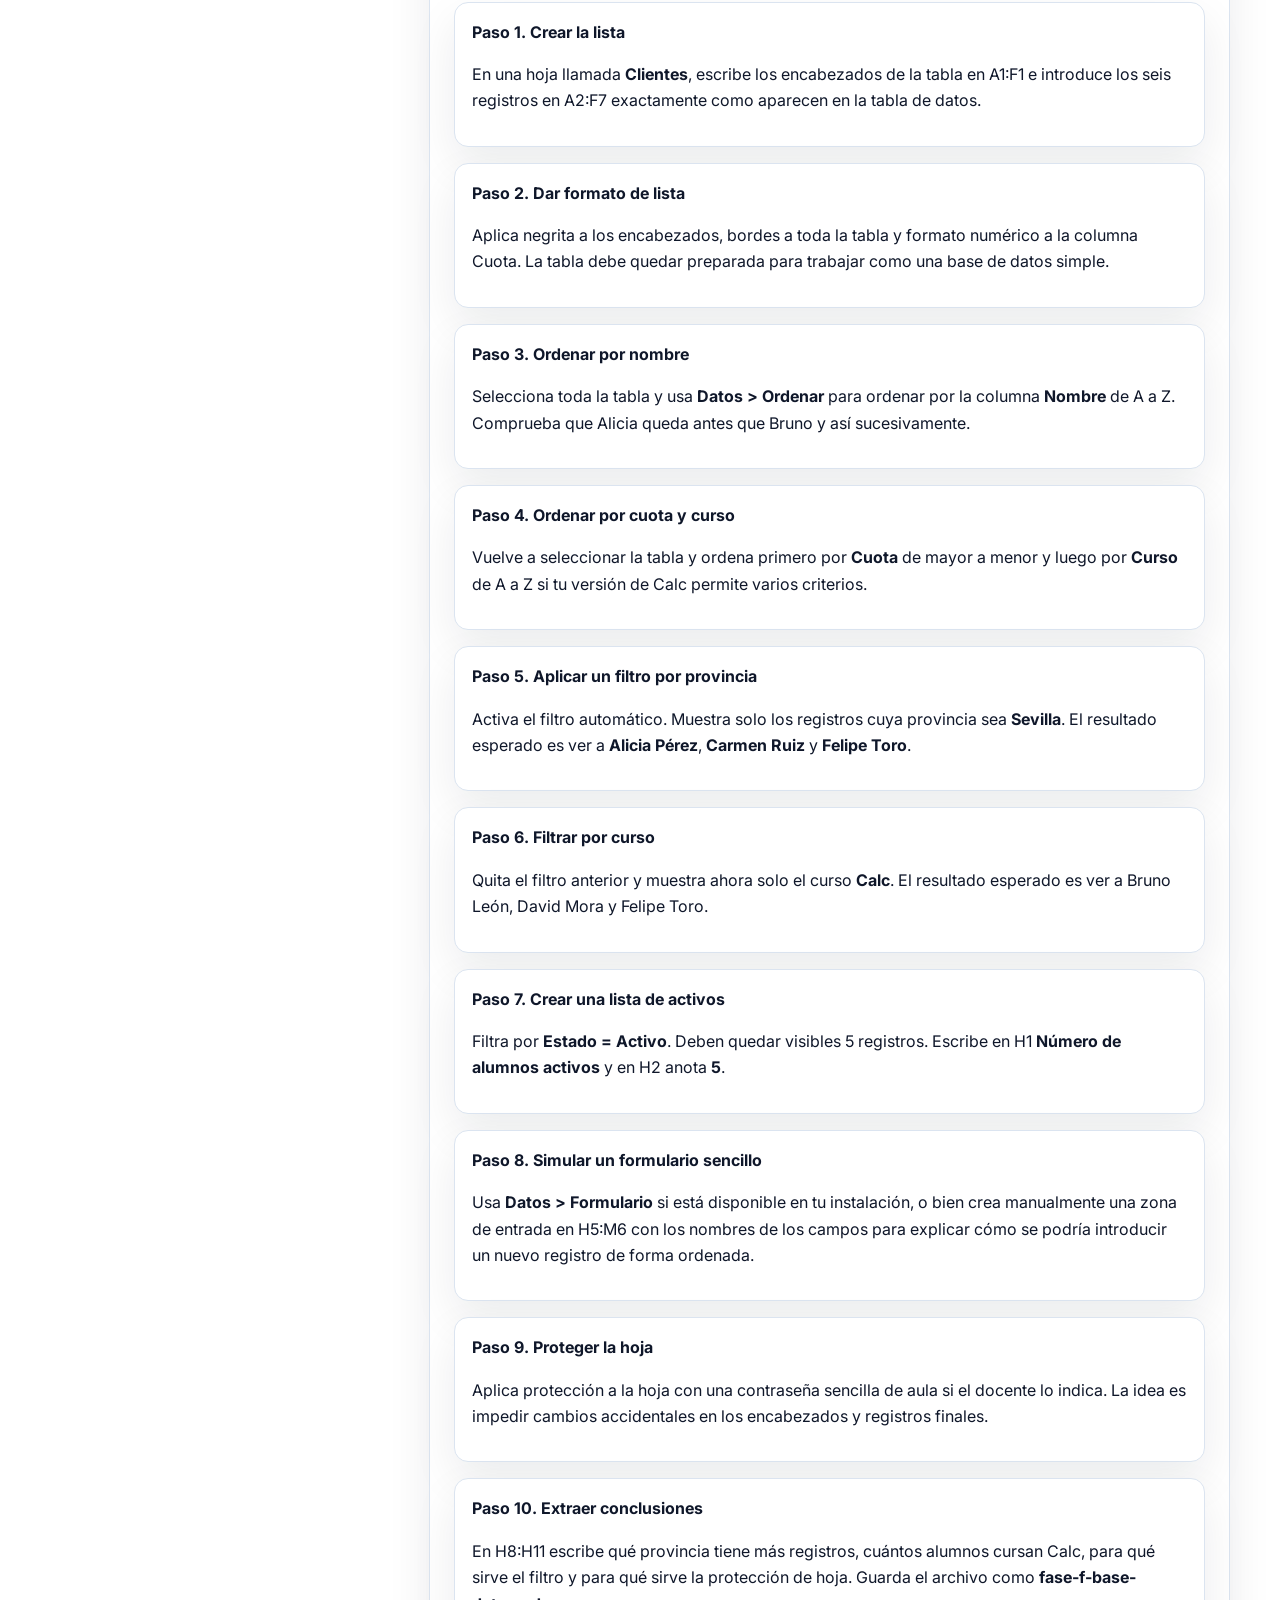
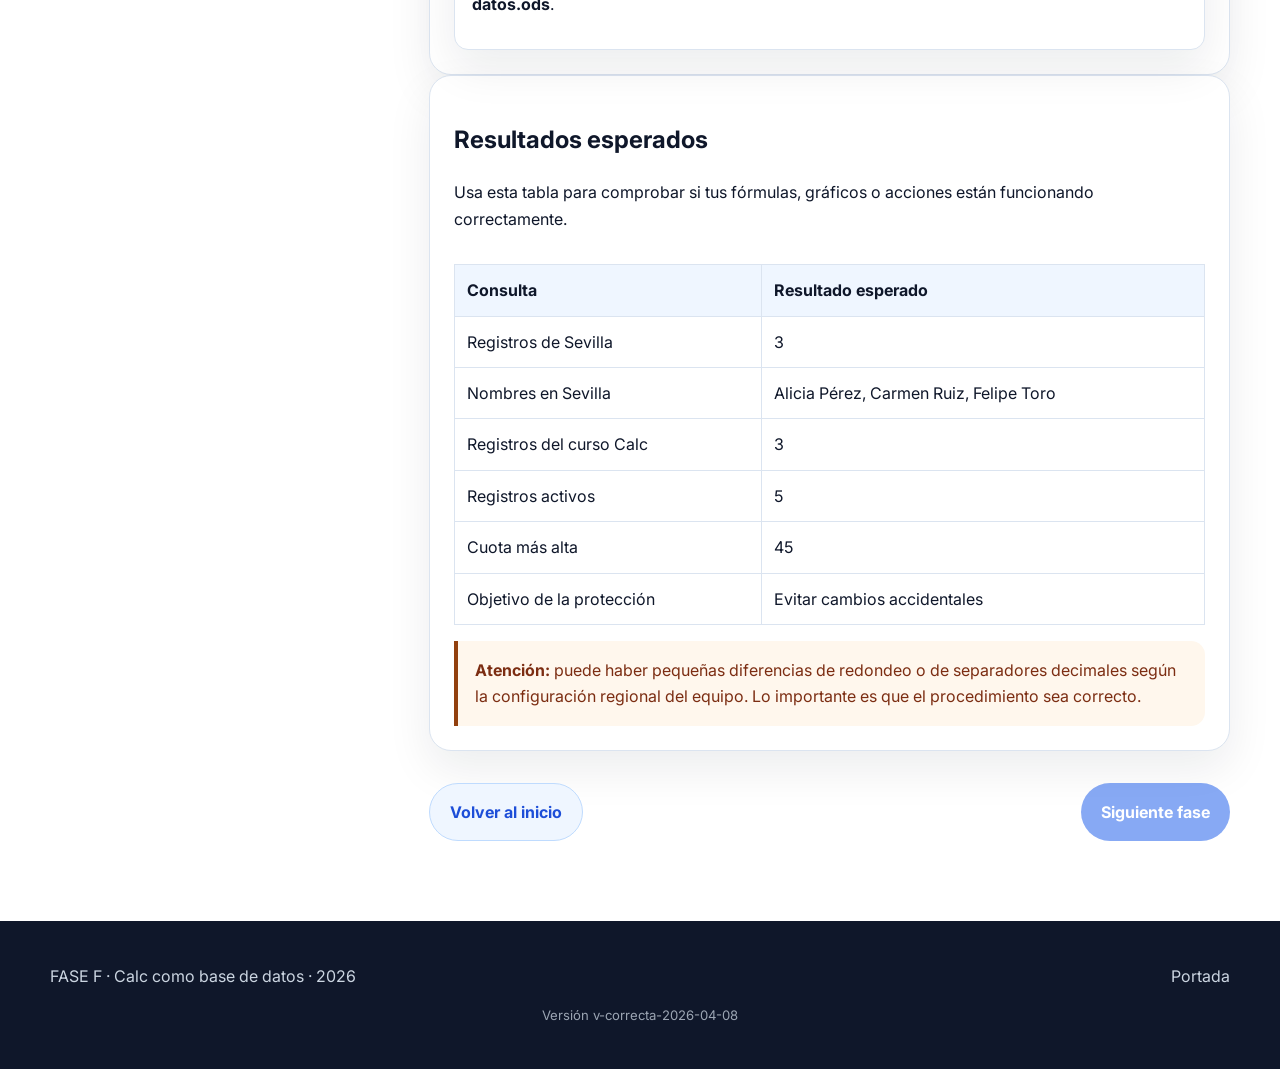
<file: fase-f.html>
<!DOCTYPE html>
<html lang="es">
<head>
  <meta charset="UTF-8" />
  <meta name="viewport" content="width=device-width, initial-scale=1.0" />
  <title>FASE F | Calc como base de datos | Calc</title>
  <meta name="description" content="Fase F del módulo Tratamiento Informático de la Información con LibreOffice Calc." />
  <link rel="preconnect" href="https://fonts.googleapis.com">
  <link rel="preconnect" href="https://fonts.gstatic.com" crossorigin>
  <link href="https://fonts.googleapis.com/css2?family=Inter:wght@400;500;700;800&display=swap" rel="stylesheet">
  <link rel="stylesheet" href="style.css" />
  <script defer src="script.js"></script>
</head>
<body data-phase="f">
  <header class="page-header">
    <div class="container">
      <a class="breadcrumb" href="index.html">← Inicio</a>
      <p class="eyebrow">FASE F</p>
      <h1>Calc como base de datos</h1>
      <p class="lead">Uso de la hoja de cálculo como lista de datos: formularios, filtros, ordenación y protección.</p>
    </div>
  </header>

  <section class="section-soft" style="padding:1.2rem 0 0;"><div class="container" id="phase-lock-state"></div></section>

  <main class="section" id="phase-learning-content">
    <div class="container content-grid">
      <aside class="card sticky-card">
        <h3>Situación real</h3>
        <p>Trabajas en una academia y debes organizar una lista de clientes o alumnos para localizar registros, filtrar por provincia, ordenar por cuotas y proteger la hoja para evitar cambios accidentales.</p>
        <h4>Material necesario</h4>
        <div class="pill-row"><span class="pill">LibreOffice Calc</span><span class="pill">Saber introducir tablas</span><span class="pill">Conocer las opciones básicas del menú Datos</span></div>
        <div class="note note-success" style="margin-top:1rem;">
          <strong>Objetivo de la práctica:</strong> completar una tarea funcional y comprobar cada resultado sin depender del profesor en cada paso.
        </div>
      </aside>

      <div>
        <section class="card">
          <h2>Conceptos básicos que debes conocer</h2>
          <ul class="list-clean"><li>Una hoja de cálculo puede funcionar como una base de datos sencilla cuando se organiza en forma de lista.</li><li>Cada fila representa un registro y cada columna un campo.</li><li>Ordenar permite reorganizar los registros por un criterio, por ejemplo nombre o importe.</li><li>Filtrar muestra solo los registros que cumplen una condición.</li><li>Proteger la hoja ayuda a evitar modificaciones no deseadas.</li></ul>
        </section>

        <section class="card">
          <h2>Datos de partida</h2>
          <p>Introduce exactamente esta información antes de empezar los cálculos o las acciones de la práctica.</p>
          <div class="table-wrap"><table class="data-table"><thead><tr><th>ID</th><th>Nombre</th><th>Provincia</th><th>Curso</th><th>Cuota</th><th>Estado</th></tr></thead><tbody><tr><td>1</td><td>Alicia Pérez</td><td>Sevilla</td><td>Excel</td><td>45</td><td>Activo</td></tr>
<tr><td>2</td><td>Bruno León</td><td>Cádiz</td><td>Calc</td><td>40</td><td>Activo</td></tr>
<tr><td>3</td><td>Carmen Ruiz</td><td>Sevilla</td><td>Word</td><td>35</td><td>Baja</td></tr>
<tr><td>4</td><td>David Mora</td><td>Huelva</td><td>Calc</td><td>40</td><td>Activo</td></tr>
<tr><td>5</td><td>Elena Solís</td><td>Málaga</td><td>Excel</td><td>45</td><td>Activo</td></tr>
<tr><td>6</td><td>Felipe Toro</td><td>Sevilla</td><td>Calc</td><td>40</td><td>Activo</td></tr></tbody></table></div>
        </section>

        <section class="card">
          <h2>Práctica guiada paso a paso</h2>
          <div class="step-list"><article class="step"><h4>Paso 1. Crear la lista</h4><p>En una hoja llamada <strong>Clientes</strong>, escribe los encabezados de la tabla en A1:F1 e introduce los seis registros en A2:F7 exactamente como aparecen en la tabla de datos.</p></article><article class="step"><h4>Paso 2. Dar formato de lista</h4><p>Aplica negrita a los encabezados, bordes a toda la tabla y formato numérico a la columna Cuota. La tabla debe quedar preparada para trabajar como una base de datos simple.</p></article><article class="step"><h4>Paso 3. Ordenar por nombre</h4><p>Selecciona toda la tabla y usa <strong>Datos &gt; Ordenar</strong> para ordenar por la columna <strong>Nombre</strong> de A a Z. Comprueba que Alicia queda antes que Bruno y así sucesivamente.</p></article><article class="step"><h4>Paso 4. Ordenar por cuota y curso</h4><p>Vuelve a seleccionar la tabla y ordena primero por <strong>Cuota</strong> de mayor a menor y luego por <strong>Curso</strong> de A a Z si tu versión de Calc permite varios criterios.</p></article><article class="step"><h4>Paso 5. Aplicar un filtro por provincia</h4><p>Activa el filtro automático. Muestra solo los registros cuya provincia sea <strong>Sevilla</strong>. El resultado esperado es ver a <strong>Alicia Pérez</strong>, <strong>Carmen Ruiz</strong> y <strong>Felipe Toro</strong>.</p></article><article class="step"><h4>Paso 6. Filtrar por curso</h4><p>Quita el filtro anterior y muestra ahora solo el curso <strong>Calc</strong>. El resultado esperado es ver a Bruno León, David Mora y Felipe Toro.</p></article><article class="step"><h4>Paso 7. Crear una lista de activos</h4><p>Filtra por <strong>Estado = Activo</strong>. Deben quedar visibles 5 registros. Escribe en H1 <strong>Número de alumnos activos</strong> y en H2 anota <strong>5</strong>.</p></article><article class="step"><h4>Paso 8. Simular un formulario sencillo</h4><p>Usa <strong>Datos &gt; Formulario</strong> si está disponible en tu instalación, o bien crea manualmente una zona de entrada en H5:M6 con los nombres de los campos para explicar cómo se podría introducir un nuevo registro de forma ordenada.</p></article><article class="step"><h4>Paso 9. Proteger la hoja</h4><p>Aplica protección a la hoja con una contraseña sencilla de aula si el docente lo indica. La idea es impedir cambios accidentales en los encabezados y registros finales.</p></article><article class="step"><h4>Paso 10. Extraer conclusiones</h4><p>En H8:H11 escribe qué provincia tiene más registros, cuántos alumnos cursan Calc, para qué sirve el filtro y para qué sirve la protección de hoja. Guarda el archivo como <strong>fase-f-base-datos.ods</strong>.</p></article></div>
        </section>

        <section class="card">
          <h2>Resultados esperados</h2>
          <p>Usa esta tabla para comprobar si tus fórmulas, gráficos o acciones están funcionando correctamente.</p>
          <div class="table-wrap"><table class="data-table"><thead><tr><th>Consulta</th><th>Resultado esperado</th></tr></thead><tbody><tr><td>Registros de Sevilla</td><td>3</td></tr>
<tr><td>Nombres en Sevilla</td><td>Alicia Pérez, Carmen Ruiz, Felipe Toro</td></tr>
<tr><td>Registros del curso Calc</td><td>3</td></tr>
<tr><td>Registros activos</td><td>5</td></tr>
<tr><td>Cuota más alta</td><td>45</td></tr>
<tr><td>Objetivo de la protección</td><td>Evitar cambios accidentales</td></tr></tbody></table></div>
          <div class="note note-warning" style="margin-top:1rem;">
            <strong>Atención:</strong> puede haber pequeñas diferencias de redondeo o de separadores decimales según la configuración regional del equipo. Lo importante es que el procedimiento sea correcto.
          </div>
        </section>

        <section id="verification-block"></section>
        <section id="dynamic-test"></section>
        <section id="attempt-summary"></section>
        <nav class="phase-nav">
          <a class="button button-light" href="index.html">Volver al inicio</a>
          <a class="button is-disabled" id="next-phase-link" href="#">Siguiente fase</a>
        </nav>
      </div>
    </div>
  </main>

  <footer class="footer">
    <div class="container footer-inner">
      <p>FASE F · Calc como base de datos · <span data-current-year></span></p>
      <a href="index.html">Portada</a>
    </div>
  <p class="version-tag">Versión v-correcta-2026-04-08</p>
  </footer>
</body>
</html>
</file>
<file: style.css>
:root {
  --bg: #0f172a;
  --bg-soft: #f8fafc;
  --surface: #ffffff;
  --text: #0f172a;
  --text-light: #e5eefc;
  --muted: #475569;
  --primary: #2563eb;
  --primary-dark: #1d4ed8;
  --border: #dbe4f0;
  --success: #14532d;
  --success-soft: #ecfdf5;
  --warning: #92400e;
  --warning-soft: #fff7ed;
  --shadow: 0 18px 45px rgba(15, 23, 42, 0.08);
  --radius: 22px;
  --radius-sm: 14px;
  --max: 1180px;
}
* { box-sizing: border-box; }
html { scroll-behavior: smooth; }
body {
  margin: 0;
  font-family: 'Inter', system-ui, sans-serif;
  color: var(--text);
  background: #fff;
  line-height: 1.65;
}
a { color: inherit; text-decoration: none; }
code {
  background: #eff6ff;
  color: #1d4ed8;
  padding: 0.12rem 0.35rem;
  border-radius: 0.4rem;
  font-size: 0.95em;
}
.container { width: min(100% - 2rem, var(--max)); margin: 0 auto; }
.hero {
  background:
    radial-gradient(circle at top right, rgba(59,130,246,0.28), transparent 28%),
    linear-gradient(135deg, #0f172a 0%, #111827 55%, #1e3a8a 100%);
  color: var(--text-light);
  padding-bottom: 4rem;
}
.topbar { display:flex; align-items:center; justify-content:space-between; gap:1rem; padding:1.2rem 0; }
.brand { font-weight: 800; letter-spacing: 0.02em; }
.navlinks { display:flex; gap:1rem; flex-wrap:wrap; }
.navlinks a { opacity:0.95; }
.hero-grid { display:grid; grid-template-columns: 1.35fr 0.9fr; gap:2rem; align-items:center; padding:3rem 0 1rem; }
.eyebrow { text-transform:uppercase; font-weight:700; letter-spacing:0.12em; font-size:0.78rem; opacity:0.88; margin-bottom:0.75rem; }
.hero h1 { font-size: clamp(2.3rem, 5vw, 4.2rem); line-height:1.05; margin:0 0 1rem; }
.lead { font-size:1.08rem; max-width:64ch; color:#d8e5fb; }
.hero-card {
  background: rgba(255,255,255,0.1);
  border: 1px solid rgba(255,255,255,0.15);
  backdrop-filter: blur(10px);
  border-radius: var(--radius);
  padding: 1.5rem;
  box-shadow: var(--shadow);
}
.hero-card h2 { margin-top:0; }
.hero-card ul { padding-left:1.2rem; margin-bottom:0; }
.cta-row { display:flex; gap:1rem; flex-wrap:wrap; margin-top:1.7rem; }
.button {
  display:inline-flex; align-items:center; justify-content:center;
  background: var(--primary); color:white; padding:0.95rem 1.25rem;
  border-radius:999px; font-weight:700;
  transition:transform 0.2s ease, background 0.2s ease;
}
.button:hover { transform:translateY(-2px); background:var(--primary-dark); }
.button-secondary { background:rgba(255,255,255,0.12); border:1px solid rgba(255,255,255,0.2); }
.button-light { background:#eff6ff; color:var(--primary-dark); border:1px solid #bfdbfe; }
.section { padding:5rem 0; }
.section-soft { background:var(--bg-soft); }
.section-heading { margin-bottom:2rem; }
.section-heading h2 { margin:0.2rem 0 0.6rem; font-size:clamp(1.8rem,3vw,2.8rem); }
.grid-2, .grid-3, .phase-grid { display:grid; gap:1.4rem; }
.grid-2 { grid-template-columns:repeat(2, minmax(0,1fr)); }
.grid-3 { grid-template-columns:repeat(3, minmax(0,1fr)); }
.phase-grid { grid-template-columns:repeat(3, minmax(0,1fr)); }
.card, .phase-card {
  background: var(--surface);
  border:1px solid var(--border);
  border-radius: var(--radius);
  padding:1.5rem;
  box-shadow: var(--shadow);
}
.phase-card { transition:transform 0.2s ease, border-color 0.2s ease; }
.phase-card:hover { transform:translateY(-4px); border-color:#bfdbfe; }
.phase-tag {
  display:inline-block; font-size:0.8rem; font-weight:800; color:var(--primary-dark);
  background:#dbeafe; border-radius:999px; padding:0.35rem 0.7rem; margin-bottom:0.7rem;
}
.card h3, .phase-card h3 { margin-top:0; }
.footer { background:#0f172a; color:#cbd5e1; padding:1.6rem 0; }
.footer-inner { display:flex; justify-content:space-between; align-items:center; gap:1rem; flex-wrap:wrap; }
.page-header { background:linear-gradient(135deg,#0f172a 0%,#1e3a8a 100%); color:white; padding:1.5rem 0 3rem; }
.page-header .lead { color:#dbeafe; }
.breadcrumb { display:inline-flex; gap:0.5rem; align-items:center; color:#cbd5e1; margin-bottom:1rem; font-size:0.95rem; }
.content-grid { display:grid; grid-template-columns:0.92fr 2.08fr; gap:1.5rem; align-items:start; }
.sticky-card { position:sticky; top:1rem; }
.list-clean { padding-left:1.2rem; }
.step-list { display:grid; gap:1rem; }
.step {
  background:var(--surface); border:1px solid var(--border); border-radius:var(--radius-sm);
  padding:1rem 1rem 1rem 1.1rem; box-shadow: var(--shadow);
}
.step h4 { margin:0 0 0.45rem; }
.pill-row { display:flex; flex-wrap:wrap; gap:0.7rem; margin-top:1rem; }
.pill {
  display:inline-block; background:#eff6ff; color:#1d4ed8; border:1px solid #bfdbfe;
  border-radius:999px; padding:0.4rem 0.8rem; font-weight:600; font-size:0.9rem;
}
.note {
  background:#f8fafc; border-left:4px solid var(--primary); padding:1rem 1rem 1rem 1.1rem;
  border-radius:0 var(--radius-sm) var(--radius-sm) 0;
}
.note-success {
  background: var(--success-soft); border-left-color: var(--success); color:#14532d;
}
.note-warning {
  background: var(--warning-soft); border-left-color: var(--warning); color:#7c2d12;
}
.table-wrap { overflow-x:auto; }
.data-table { width:100%; border-collapse:collapse; margin-top:1rem; }
.data-table th, .data-table td { border:1px solid var(--border); padding:0.75rem; text-align:left; vertical-align:top; }
.data-table th { background:#eff6ff; }
.mini-grid { display:grid; grid-template-columns:repeat(2, minmax(0,1fr)); gap:1rem; }
.test-item { border-top:1px solid var(--border); padding:1rem 0; }
.test-item:first-child { border-top:0; padding-top:0; }
.options { margin:0.5rem 0 0; padding-left:1.2rem; }
.answer-key { display:grid; gap:0.75rem; margin-top:1rem; }
.answer-key li { background:#f8fafc; border:1px solid var(--border); border-radius:12px; padding:0.7rem 0.9rem; }
.phase-nav { display:flex; justify-content:space-between; gap:1rem; margin-top:2rem; flex-wrap:wrap; }
.checklist { padding-left:1.2rem; }
.kpi-list { display:grid; gap:0.85rem; }
.kpi-item { border:1px solid var(--border); border-radius:14px; padding:0.9rem 1rem; background:#fff; }
.details summary { cursor:pointer; font-weight:700; }
.details { border:1px dashed #bfdbfe; background:#f8fbff; border-radius:14px; padding:0.9rem 1rem; margin-top:1rem; }
@media (max-width: 980px) {
  .hero-grid, .content-grid, .grid-2, .grid-3, .phase-grid, .mini-grid { grid-template-columns:1fr; }
  .sticky-card { position:static; }
}


/* --- progreso, bloqueo y test dinámico --- */
.phase-status{display:inline-flex;align-items:center;justify-content:center;padding:.35rem .7rem;border-radius:999px;font-size:.8rem;font-weight:800;margin-top:.9rem}
.phase-status-open{background:#dbeafe;color:#1d4ed8}
.phase-status-pass{background:#dcfce7;color:#166534}
.phase-status-lock{background:#e5e7eb;color:#475569}
.phase-card.is-locked{opacity:.72;filter:saturate(.8)}
.is-disabled{pointer-events:none;opacity:.55}
.card-warning{border-color:#fed7aa;background:#fff7ed}
.inline-form{display:flex;gap:.8rem;flex-wrap:wrap;align-items:center}
.inline-form input{flex:1 1 280px;padding:.9rem 1rem;border:1px solid var(--border);border-radius:999px;font:inherit}
.form-message{margin-top:.8rem;color:#334155;font-weight:600}
.verification-card{scroll-margin-top:2rem}
.test-header-flex{display:flex;justify-content:space-between;gap:1rem;align-items:flex-start;flex-wrap:wrap}
.attempt-badge{display:inline-flex;align-items:center;background:#eff6ff;color:#1d4ed8;font-weight:800;border-radius:999px;padding:.5rem .9rem}
.quiz-form{display:grid;gap:1rem}
.test-item{border:1px solid var(--border);border-radius:18px;padding:1rem 1.1rem}
.test-item legend{font-weight:800;padding:0 .35rem}
.option-row{display:flex;gap:.65rem;align-items:flex-start;padding:.45rem 0;cursor:pointer}
.option-row input{margin-top:.25rem}
.quiz-actions{display:flex;justify-content:flex-end}
.muted-text{color:var(--muted)}
.attempt-grid{display:grid;grid-template-columns:repeat(3,minmax(0,1fr));gap:1rem}
.attempt-card{border:1px solid var(--border);border-radius:18px;padding:1rem}
.result-banner{margin-top:1rem;padding:1rem 1.2rem;border-radius:18px;font-weight:700}
.result-pass{background:#ecfdf5;color:#166534;border:1px solid #bbf7d0}
.result-fail{background:#fef2f2;color:#991b1b;border:1px solid #fecaca}
.correction-block{margin-top:1.2rem;padding-top:1rem;border-top:1px solid var(--border)}
.correction-item{border-radius:16px;padding:.9rem 1rem;margin:.8rem 0}
.correction-item.ok{background:#f0fdf4;border:1px solid #bbf7d0}
.correction-item.ko{background:#fff7ed;border:1px solid #fed7aa}
.certificate-sheet{margin-top:1.4rem;background:#fff;border:8px solid #1e3a8a;border-radius:28px;padding:2.2rem;box-shadow:var(--shadow);text-align:center}
.cert-mini{text-transform:uppercase;letter-spacing:.16em;font-weight:800;color:#1d4ed8}
.certificate-sheet h1{font-size:clamp(1.7rem,4vw,2.8rem);margin-bottom:.5rem}
.certificate-sheet h2{font-size:clamp(1.6rem,4vw,2.5rem);margin:.6rem 0 1rem}
.cert-footer{margin-top:1.5rem;font-weight:700}
.cert-signatures{display:grid;grid-template-columns:repeat(2,minmax(0,1fr));gap:2rem;margin:2rem 0 1rem}
.cert-signatures div{padding-top:2.2rem;border-top:2px solid #94a3b8}
@media (max-width: 900px){{.attempt-grid{{grid-template-columns:1fr}}}}
@media print {{
  body{{background:#fff}}
  .no-print,.topbar,.navlinks,.button,.page-header,.footer,.breadcrumb,#certificate-gate{{display:none !important}}
  .certificate-sheet{{box-shadow:none;border-width:6px;margin:0}}
}}


.phase-status{display:inline-flex;align-items:center;justify-content:center;padding:.35rem .7rem;border-radius:999px;font-size:.8rem;font-weight:800;margin-top:.9rem}
.phase-status-open{background:#dbeafe;color:#1d4ed8}
.phase-status-pass{background:#dcfce7;color:#166534}
.phase-status-lock{background:#e5e7eb;color:#475569}
.is-disabled{pointer-events:none;opacity:.55}
.card-warning{border-color:#fed7aa;background:#fff7ed}
.inline-form{display:flex;gap:.8rem;flex-wrap:wrap;align-items:center}
.inline-form input{flex:1 1 280px;padding:.95rem 1rem;border:1px solid var(--border);border-radius:999px;font:inherit}
.form-message{margin-top:.8rem;color:#334155;font-weight:600}
.test-header-flex{display:flex;justify-content:space-between;gap:1rem;align-items:flex-start;flex-wrap:wrap}
.attempt-badge{display:inline-flex;align-items:center;background:#eff6ff;color:#1d4ed8;font-weight:800;border-radius:999px;padding:.5rem .9rem}
.quiz-form{display:grid;gap:1rem}
.test-item{border:1px solid var(--border);border-radius:18px;padding:1rem 1.1rem}
.test-item legend{font-weight:800;padding:0 .35rem}
.option-row{display:flex;gap:.65rem;align-items:flex-start;padding:.45rem 0;cursor:pointer}
.option-row input{margin-top:.25rem}
.quiz-actions{display:flex;justify-content:flex-end}
.attempt-grid{display:grid;grid-template-columns:repeat(3,minmax(0,1fr));gap:1rem;margin-top:1rem}
.attempt-card{border:1px solid var(--border);border-radius:18px;padding:1rem;background:#fff}
.result-banner{margin-top:1rem;padding:1rem 1.2rem;border-radius:18px;font-weight:700}
.result-pass{background:#ecfdf5;color:#166534;border:1px solid #bbf7d0}
.result-fail{background:#fef2f2;color:#991b1b;border:1px solid #fecaca}
.correction-block{margin-top:1.2rem;padding-top:1rem;border-top:1px solid var(--border)}
.correction-item{border-radius:16px;padding:.9rem 1rem;margin:.8rem 0}
.correction-item.ok{background:#f0fdf4;border:1px solid #bbf7d0}
.correction-item.ko{background:#fff7ed;border:1px solid #fed7aa}
.certificate-sheet{margin-top:1.4rem;background:#fff;border:8px solid #1e3a8a;border-radius:28px;padding:2.2rem;box-shadow:var(--shadow);text-align:center}
.cert-mini{text-transform:uppercase;letter-spacing:.16em;font-weight:800;color:#1d4ed8}
.certificate-sheet h1{font-size:clamp(1.7rem,4vw,2.8rem);margin-bottom:.5rem}
.certificate-sheet h2{font-size:clamp(1.6rem,4vw,2.5rem);margin:.6rem 0 1rem}
.cert-footer{margin-top:1.5rem;font-weight:700}
.cert-signatures{display:grid;grid-template-columns:repeat(2,minmax(0,1fr));gap:2rem;margin:2rem 0 1rem}
.cert-signatures div{padding-top:2.2rem;border-top:2px solid #94a3b8}
@media (max-width: 900px){ .attempt-grid{grid-template-columns:1fr} }
@media print {
  .no-print,.button,.topbar,.navlinks,.breadcrumb,.page-header,.footer,#certificate-gate{display:none !important}
  .certificate-sheet{box-shadow:none;border-width:6px;margin:0}
}

.version-tag{font-size:.82rem;opacity:.75;text-align:center;margin:0;padding:0 0 1rem;color:inherit}
</file>
